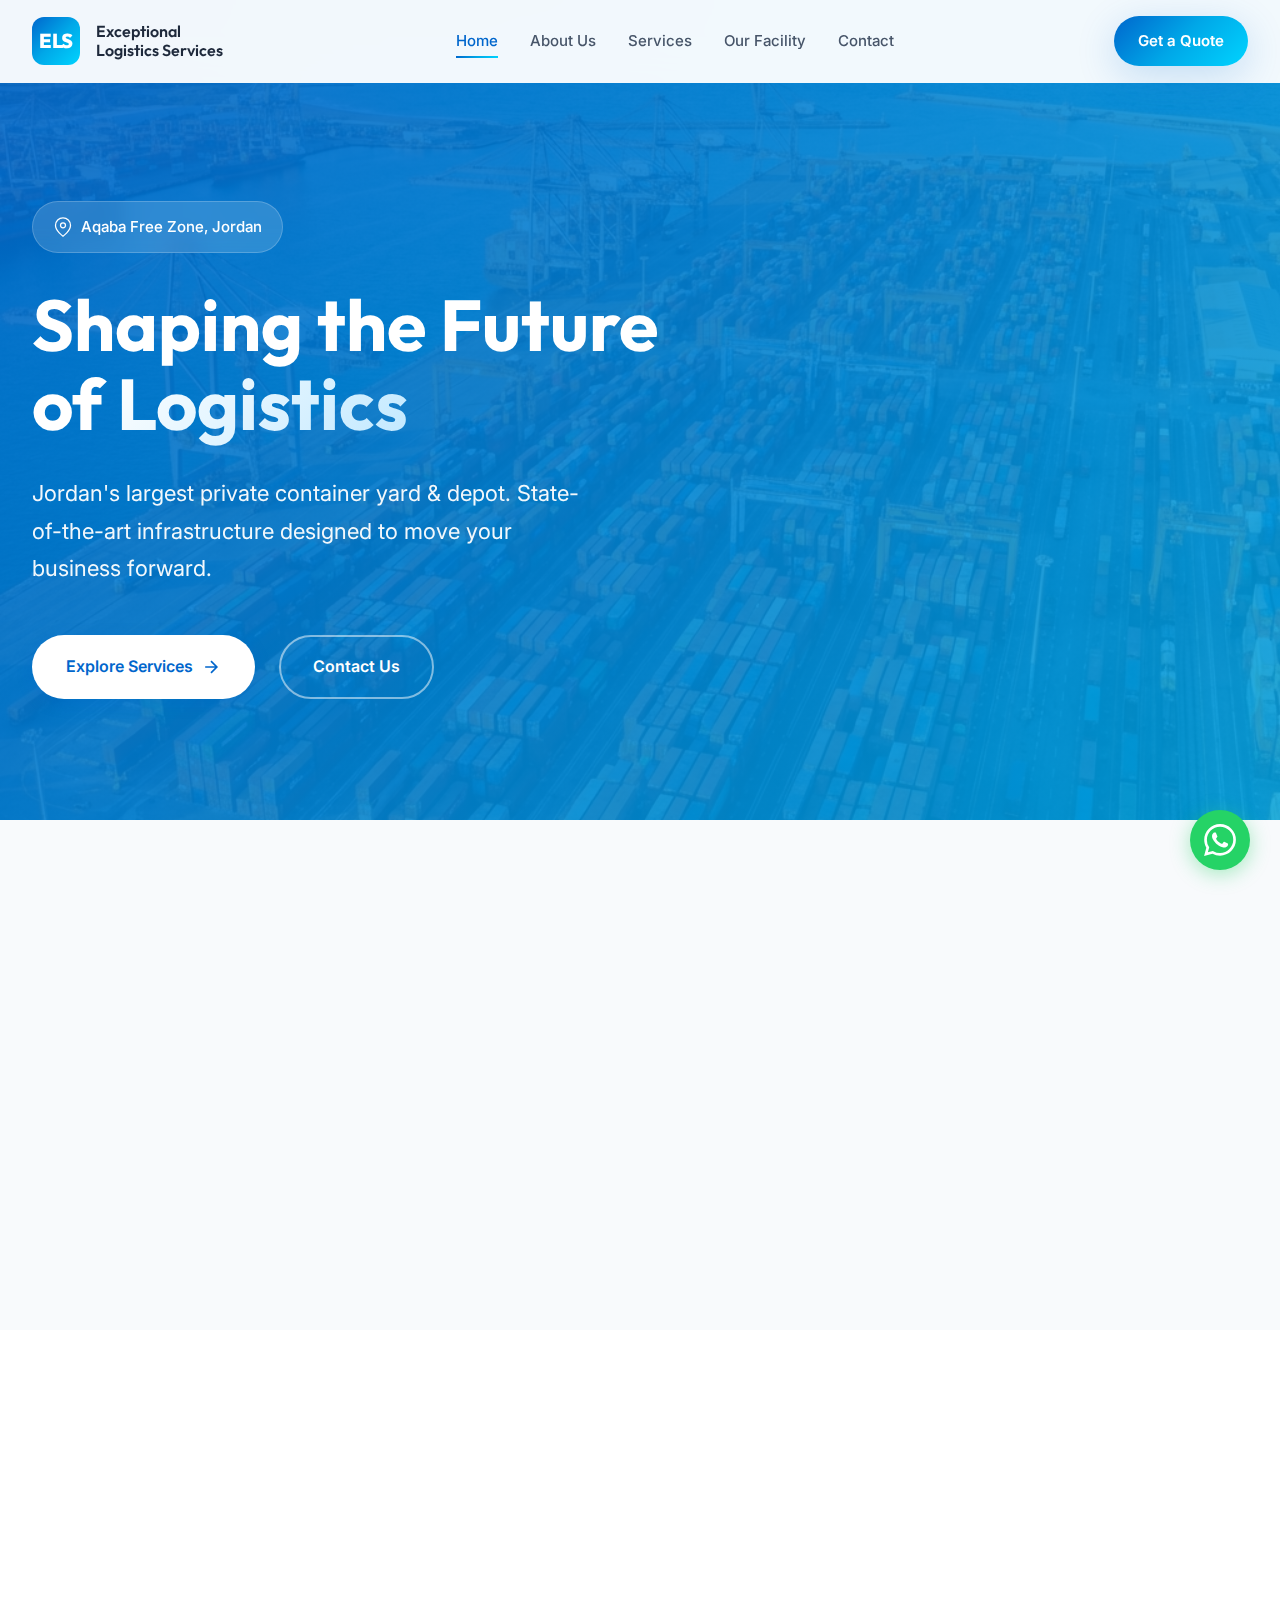
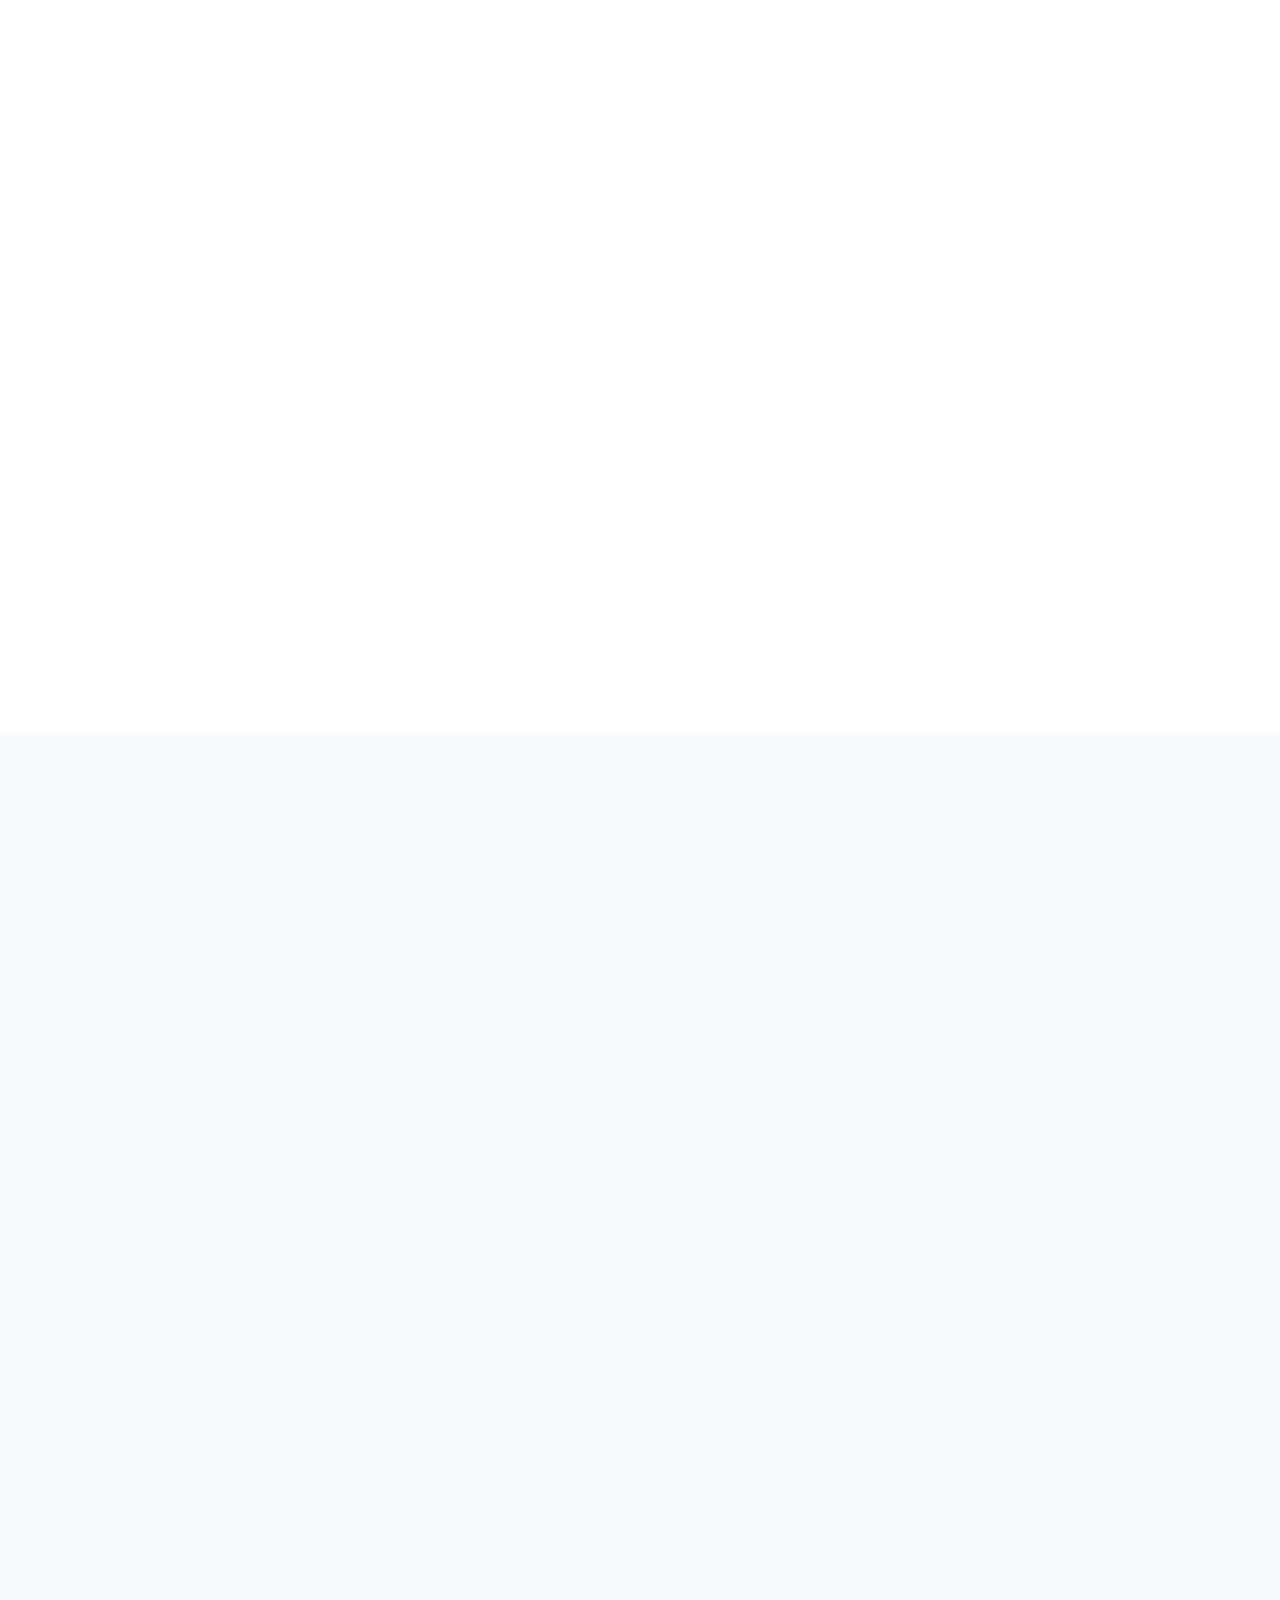
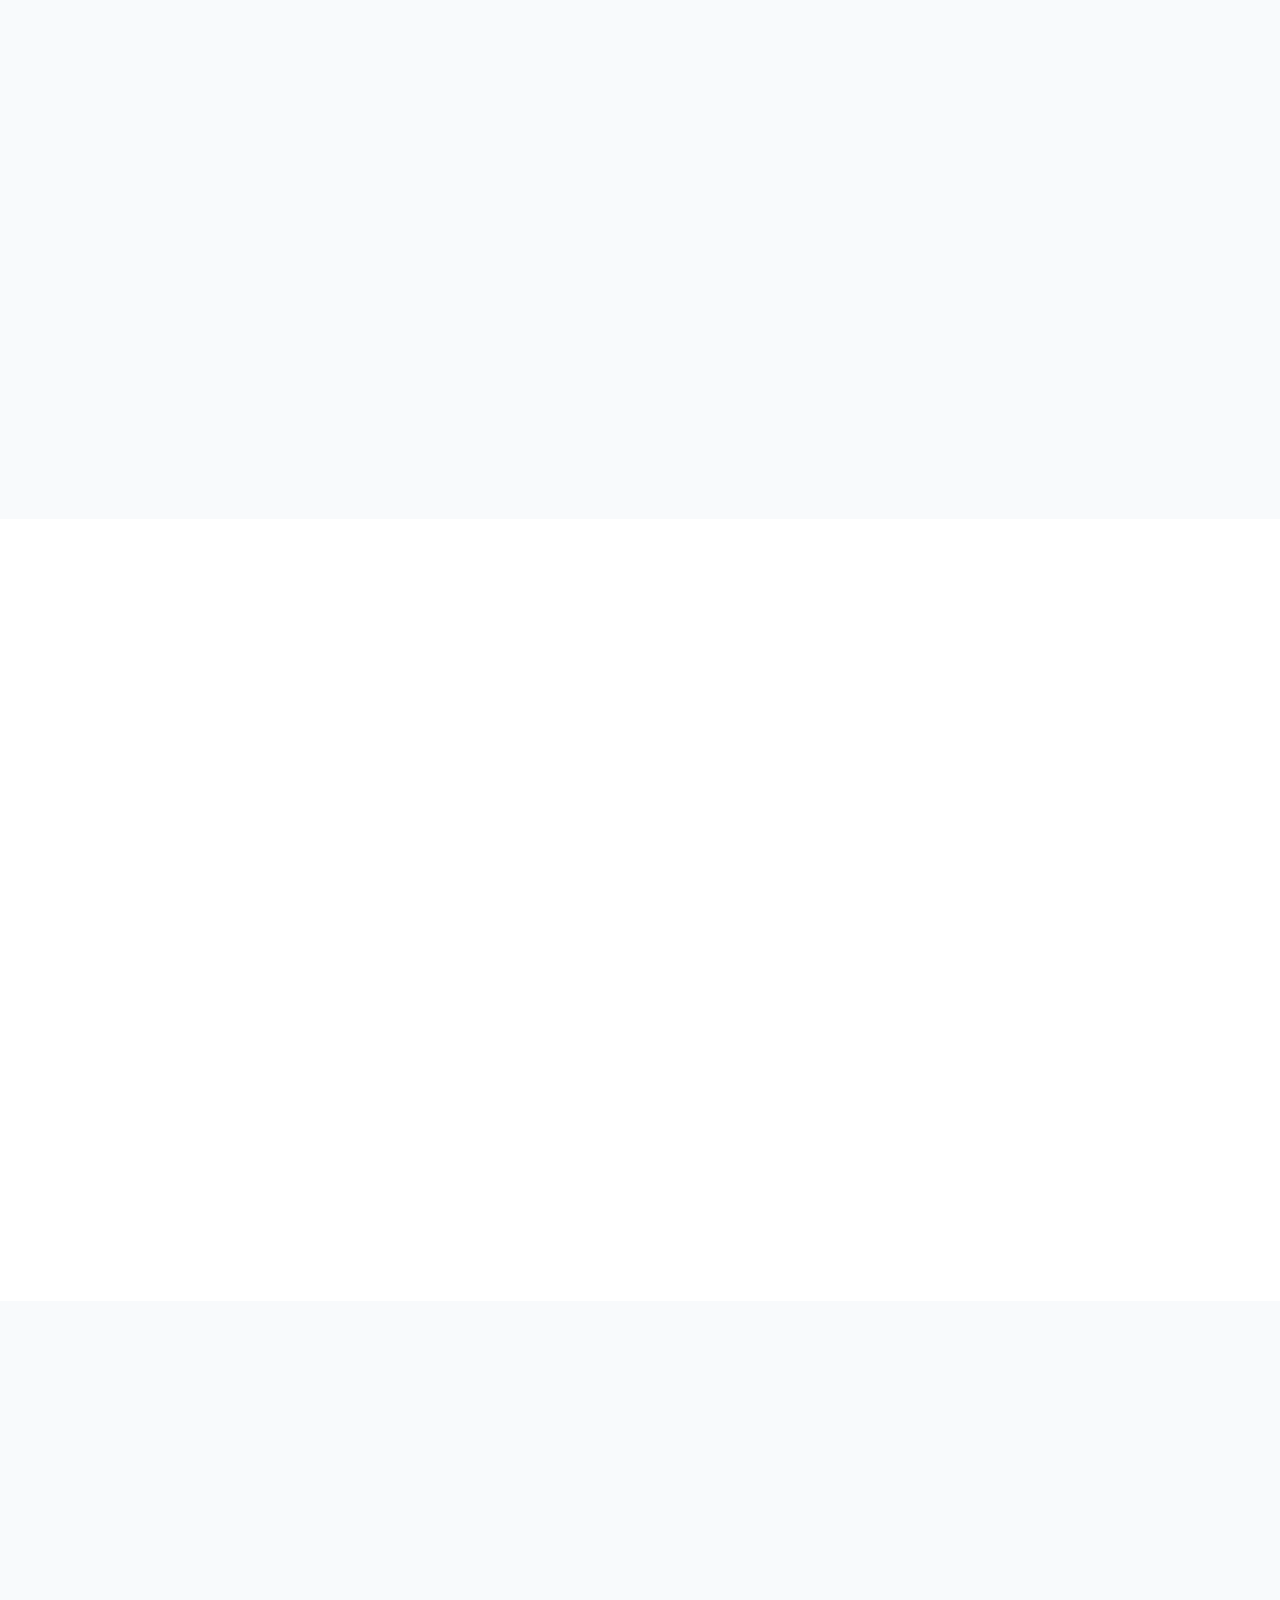
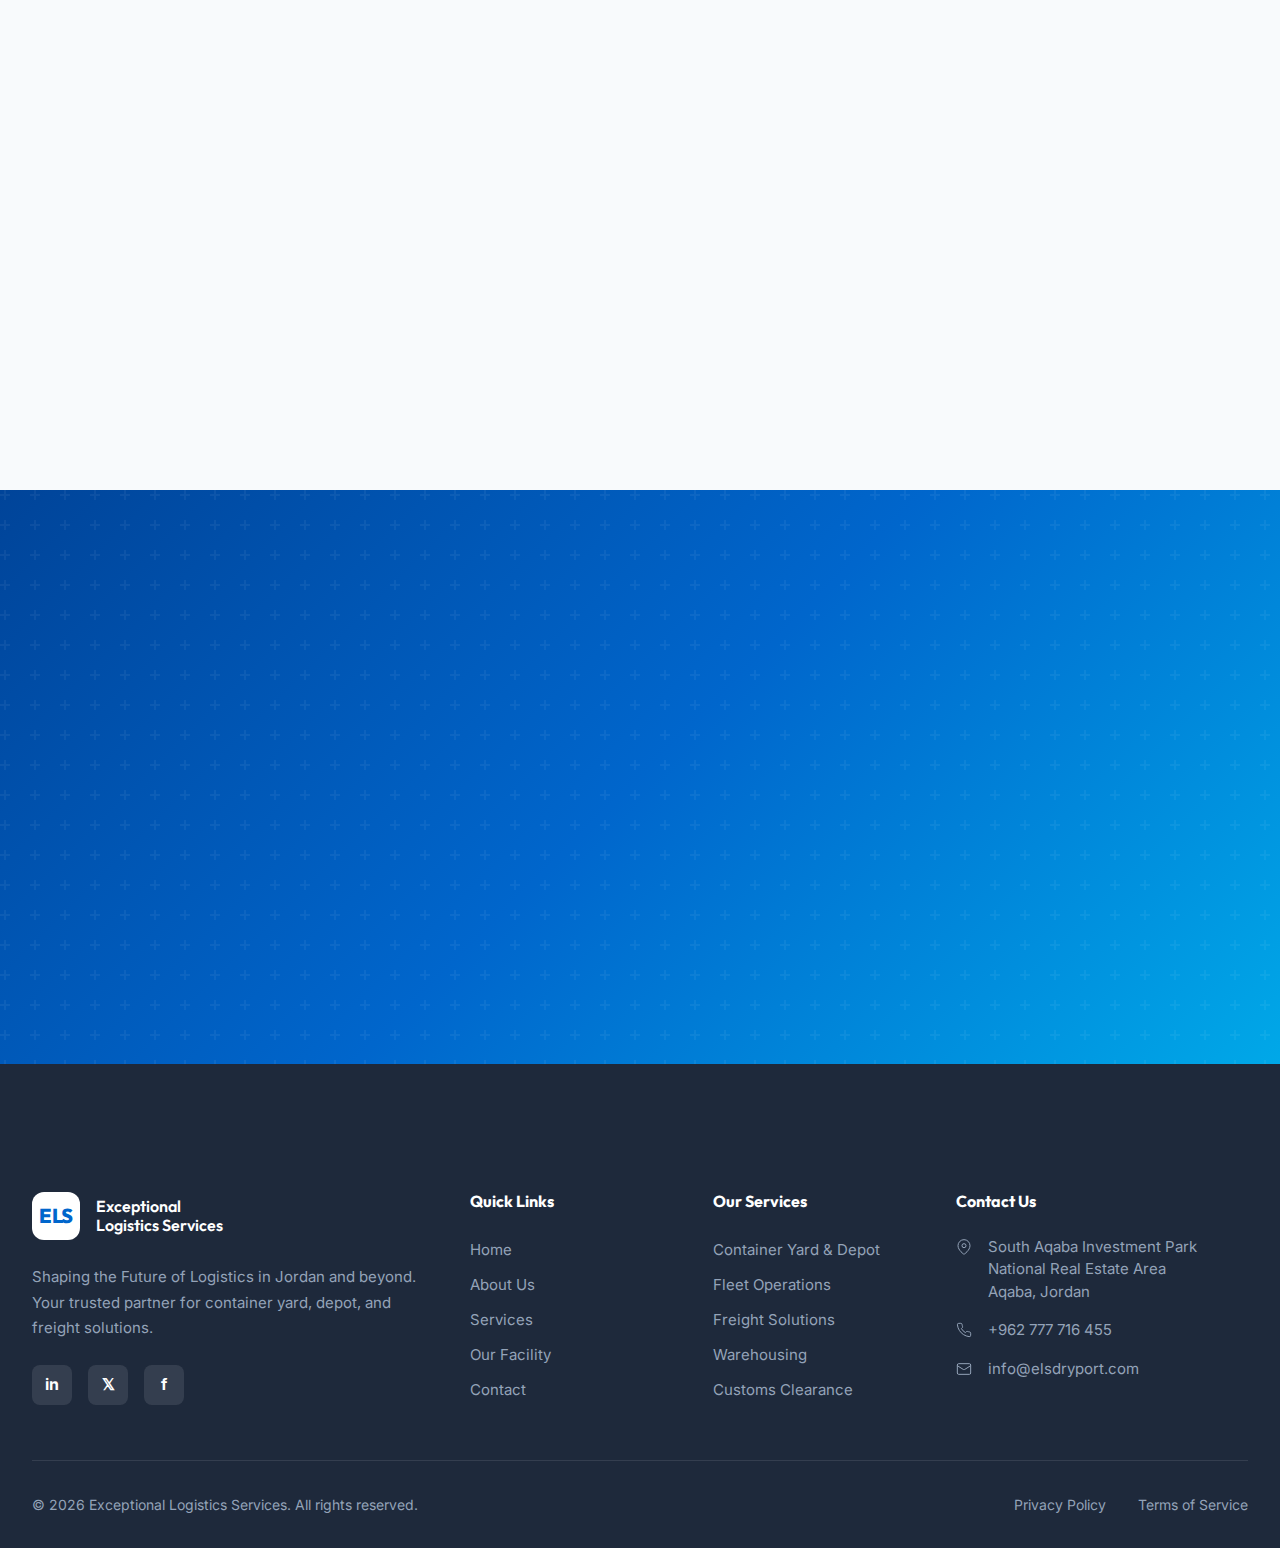
<file: index.html>
<!DOCTYPE html>
<html lang="en">

<head>
    <meta charset="UTF-8">
    <meta name="viewport" content="width=device-width, initial-scale=1.0">
    <title>ELS | Exceptional Logistics Services - Shaping the Future of Logistics</title>
    <meta name="description"
        content="Jordan's largest private container yard and depot in Aqaba. 45,000 sqm facility with 8,400 TEU capacity. Serving global shipping lines.">
    <link rel="preconnect" href="https://fonts.googleapis.com">
    <link rel="preconnect" href="https://fonts.gstatic.com" crossorigin>
    <link
        href="https://fonts.googleapis.com/css2?family=Inter:wght@300;400;500;600;700;800&family=Outfit:wght@400;500;600;700;800&display=swap"
        rel="stylesheet">
    <link rel="stylesheet" href="styles.css">
</head>

<body>
    <!-- Navigation -->
    <nav class="navbar" id="navbar">
        <div class="nav-container">
            <a href="index.html" class="logo">
                <div class="logo-mark">ELS</div>
                <span class="logo-text">Exceptional Logistics Services</span>
            </a>
            <ul class="nav-links" id="navLinks">
                <li><a href="index.html" class="active">Home</a></li>
                <li><a href="about.html">About Us</a></li>
                <li><a href="services.html">Services</a></li>
                <li><a href="facility.html">Our Facility</a></li>
                <li><a href="contact.html">Contact</a></li>
            </ul>
            <a href="contact.html" class="nav-cta">Get a Quote</a>
            <button class="mobile-menu-btn" id="mobileMenuBtn" aria-label="Toggle menu">
                <span></span>
                <span></span>
                <span></span>
            </button>
        </div>
    </nav>

    <!-- Hero Section -->
    <section class="hero">
        <div class="hero-image">
            <img src="assets/hero.png" alt="ELS Container Yard Aerial View">
            <div class="hero-overlay"></div>
        </div>
        <div class="hero-content">
            <div class="container">
                <div class="hero-text">
                    <div class="hero-badge">
                        <svg width="20" height="20" viewBox="0 0 24 24" fill="none" stroke="currentColor"
                            stroke-width="1.5">
                            <path d="M21 10c0 7-9 13-9 13s-9-6-9-13a9 9 0 0 1 18 0Z" />
                            <circle cx="12" cy="10" r="3" />
                        </svg>
                        <span>Aqaba Free Zone, Jordan</span>
                    </div>
                    <h1>Shaping the Future<br>of <span class="gradient-text">Logistics</span></h1>
                    <p class="hero-subtitle">Jordan's largest private container yard & depot. State-of-the-art
                        infrastructure designed to move your business forward.</p>
                    <div class="hero-cta">
                        <a href="services.html" class="btn btn-primary">
                            Explore Services
                            <svg width="20" height="20" viewBox="0 0 24 24" fill="none" stroke="currentColor"
                                stroke-width="2">
                                <path d="M5 12h14M12 5l7 7-7 7" />
                            </svg>
                        </a>
                        <a href="contact.html" class="btn btn-outline">Contact Us</a>
                    </div>
                </div>
            </div>
        </div>
    </section>

    <!-- Stats Section -->
    <section class="stats">
        <div class="container">
            <div class="stats-grid">
                <div class="stat-card animate-on-scroll">
                    <div class="stat-icon">
                        <svg viewBox="0 0 24 24" fill="none" stroke="currentColor" stroke-width="1.5">
                            <rect x="2" y="7" width="20" height="14" rx="2" />
                            <path d="M16 7V5a2 2 0 0 0-2-2h-4a2 2 0 0 0-2 2v2" />
                        </svg>
                    </div>
                    <div class="stat-number" data-count="45000">0</div>
                    <div class="stat-label">Square Meters</div>
                    <div class="stat-desc">Total Facility Area</div>
                </div>
                <div class="stat-card animate-on-scroll">
                    <div class="stat-icon">
                        <svg viewBox="0 0 24 24" fill="none" stroke="currentColor" stroke-width="1.5">
                            <path
                                d="M18 8a6 6 0 0 1-6 6M6 8a6 6 0 0 0 6 6M6 8V3a2 2 0 0 1 2-2h8a2 2 0 0 1 2 2v5M6 8H4m14 0h2M12 14v8" />
                        </svg>
                    </div>
                    <div class="stat-number" data-count="8400">0</div>
                    <div class="stat-label">TEU Capacity</div>
                    <div class="stat-desc">Container Storage</div>
                </div>
                <div class="stat-card animate-on-scroll">
                    <div class="stat-icon">
                        <svg viewBox="0 0 24 24" fill="none" stroke="currentColor" stroke-width="1.5">
                            <path d="M21 10c0 7-9 13-9 13s-9-6-9-13a9 9 0 0 1 18 0Z" />
                            <circle cx="12" cy="10" r="3" />
                        </svg>
                    </div>
                    <div class="stat-number" data-count="6">0</div>
                    <div class="stat-label">Kilometers</div>
                    <div class="stat-desc">From Aqaba Port</div>
                </div>
                <div class="stat-card animate-on-scroll">
                    <div class="stat-icon">
                        <svg viewBox="0 0 24 24" fill="none" stroke="currentColor" stroke-width="1.5">
                            <circle cx="12" cy="12" r="10" />
                            <path d="M12 6v6l4 2" />
                        </svg>
                    </div>
                    <div class="stat-number">24/7</div>
                    <div class="stat-label">Operations</div>
                    <div class="stat-desc">Secured & Monitored</div>
                </div>
            </div>
        </div>
    </section>

    <!-- About Preview Section -->
    <section class="about-preview">
        <div class="container">
            <div class="about-grid">
                <div class="about-image animate-on-scroll">
                    <img src="assets/facility.png" alt="ELS Facility">
                    <div class="about-image-badge">
                        <span class="badge-number">35K</span>
                        <span class="badge-text">sqm Container Yard</span>
                    </div>
                </div>
                <div class="about-content animate-on-scroll">
                    <span class="section-tag">About ELS</span>
                    <h2>Jordan's Premier <span class="gradient-text">Logistics Partner</span></h2>
                    <p>Exceptional Logistics Services (ELS) is a customer-focused logistics infrastructure provider
                        operating a state-of-the-art container yard and depot in Aqaba's Free Zone.</p>
                    <p>Strategically located just 6 km from Aqaba Container Port, our 45,000 sqm facility is designed to
                        meet the diverse transportation and supply chain needs of businesses across Jordan and the GCC
                        region.</p>
                    <div class="about-features">
                        <div class="feature-item">
                            <div class="feature-icon">✓</div>
                            <span>Strategic Location in ADC Park</span>
                        </div>
                        <div class="feature-item">
                            <div class="feature-icon">✓</div>
                            <span>International Quality Standards</span>
                        </div>
                        <div class="feature-item">
                            <div class="feature-icon">✓</div>
                            <span>Scalable Solutions</span>
                        </div>
                    </div>
                    <a href="about.html" class="btn btn-primary">Learn More About Us</a>
                </div>
            </div>
        </div>
    </section>

    <!-- Services Preview -->
    <section class="services-preview">
        <div class="container">
            <div class="section-header animate-on-scroll">
                <span class="section-tag">What We Offer</span>
                <h2>Comprehensive <span class="gradient-text">Logistics Solutions</span></h2>
                <p>End-to-end services designed to optimize your supply chain and accelerate your business growth.</p>
            </div>
            <div class="services-grid">
                <div class="service-card animate-on-scroll">
                    <div class="service-image">
                        <img src="assets/hero.png" alt="Container Yard">
                    </div>
                    <div class="service-content">
                        <div class="service-icon-wrapper">
                            <svg viewBox="0 0 24 24" fill="none" stroke="currentColor" stroke-width="1.5">
                                <rect x="2" y="7" width="20" height="14" rx="2" />
                                <path d="M16 7V5a2 2 0 0 0-2-2h-4a2 2 0 0 0-2 2v2" />
                            </svg>
                        </div>
                        <h3>Container Yard & Depot</h3>
                        <p>8,400 TEU storage capacity with 6 cross-docking ramps and 4 washing/maintenance facilities.
                            The largest private container yard in Aqaba.</p>
                        <a href="services.html" class="service-link">Learn More →</a>
                    </div>
                </div>
                <div class="service-card animate-on-scroll">
                    <div class="service-image">
                        <img src="assets/fleet.png" alt="Fleet Operations">
                    </div>
                    <div class="service-content">
                        <div class="service-icon-wrapper">
                            <svg viewBox="0 0 24 24" fill="none" stroke="currentColor" stroke-width="1.5">
                                <circle cx="5.5" cy="17.5" r="2.5" />
                                <circle cx="18.5" cy="17.5" r="2.5" />
                                <path d="M15 17H9V6h10l2 5v6h-2" />
                                <path d="M3 17V9h6" />
                            </svg>
                        </div>
                        <h3>Fleet Operations</h3>
                        <p>Diversified fleet of 6m, 12m, and 13m trailers with GPS tracking and route optimization.</p>
                        <a href="services.html" class="service-link">Learn More →</a>
                    </div>
                </div>
                <div class="service-card animate-on-scroll">
                    <div class="service-image">
                        <img src="assets/reefer.png" alt="Reefer Maintenance">
                    </div>
                    <div class="service-content">
                        <div class="service-icon-wrapper">
                            <svg viewBox="0 0 24 24" fill="none" stroke="currentColor" stroke-width="1.5">
                                <path d="M12 22s8-4 8-10V5l-8-3-8 3v7c0 6 8 10 8 10Z" />
                            </svg>
                        </div>
                        <h3>Reefer Maintenance</h3>
                        <p>Professional refrigerated container maintenance and repair with 24/7 monitoring.</p>
                        <a href="services.html" class="service-link">Learn More →</a>
                    </div>
                </div>
            </div>
            <div class="services-cta animate-on-scroll">
                <a href="services.html" class="btn btn-primary btn-large">View All Services</a>
            </div>
        </div>
    </section>

    <!-- Why Choose Us -->
    <section class="why-us">
        <div class="container">
            <div class="why-us-grid">
                <div class="why-us-content animate-on-scroll">
                    <span class="section-tag">Why Choose ELS</span>
                    <h2>Your Trusted <span class="gradient-text">Regional Partner</span></h2>
                    <p>We combine strategic location, world-class infrastructure, and dedicated service to deliver
                        exceptional logistics solutions.</p>
                    <div class="why-us-features">
                        <div class="why-feature">
                            <div class="why-icon">
                                <svg viewBox="0 0 24 24" fill="none" stroke="currentColor" stroke-width="1.5">
                                    <circle cx="12" cy="12" r="10" />
                                    <path d="m9 12 2 2 4-4" />
                                </svg>
                            </div>
                            <div class="why-text">
                                <h4>Strategic Location</h4>
                                <p>Only 6 km from Aqaba Container Port in the heart of ADC Park</p>
                            </div>
                        </div>
                        <div class="why-feature">
                            <div class="why-icon">
                                <svg viewBox="0 0 24 24" fill="none" stroke="currentColor" stroke-width="1.5">
                                    <rect x="3" y="11" width="18" height="11" rx="2" ry="2" />
                                    <path d="M7 11V7a5 5 0 0 1 10 0v4" />
                                </svg>
                            </div>
                            <div class="why-text">
                                <h4>24/7 Security</h4>
                                <p>Fenced perimeter with round-the-clock surveillance and monitoring</p>
                            </div>
                        </div>
                        <div class="why-feature">
                            <div class="why-icon">
                                <svg viewBox="0 0 24 24" fill="none" stroke="currentColor" stroke-width="1.5">
                                    <path d="M13 2 3 14h9l-1 8 10-12h-9l1-8z" />
                                </svg>
                            </div>
                            <div class="why-text">
                                <h4>Operational Excellence</h4>
                                <p>Built to international quality and safety management standards</p>
                            </div>
                        </div>
                        <div class="why-feature">
                            <div class="why-icon">
                                <svg viewBox="0 0 24 24" fill="none" stroke="currentColor" stroke-width="1.5">
                                    <circle cx="12" cy="12" r="10" />
                                    <path d="M12 2a14.5 14.5 0 0 0 0 20 14.5 14.5 0 0 0 0-20" />
                                    <path d="M2 12h20" />
                                </svg>
                            </div>
                            <div class="why-text">
                                <h4>Regional Hub</h4>
                                <p>Gateway to Jordan and the GCC region for your supply chain needs</p>
                            </div>
                        </div>
                    </div>
                </div>
                <div class="why-us-image animate-on-scroll">
                    <img src="assets/team.png" alt="ELS Operations Team">
                </div>
            </div>
        </div>
    </section>

    <!-- Clients Section -->
    <section class="clients">
        <div class="container">
            <div class="section-header animate-on-scroll">
                <span class="section-tag">Trusted By</span>
                <h2>Global <span class="gradient-text">Partners</span></h2>
                <p>Serving the world's leading shipping lines and logistics companies.</p>
            </div>
            <div class="clients-grid animate-on-scroll">
                <div class="client-logo"><span>Maersk</span></div>
                <div class="client-logo"><span>CMA CGM</span></div>
                <div class="client-logo"><span>MSC</span></div>
                <div class="client-logo"><span>Hapag-Lloyd</span></div>
                <div class="client-logo"><span>Aramex</span></div>
                <div class="client-logo"><span>PIL</span></div>
                <div class="client-logo"><span>ESL</span></div>
                <div class="client-logo"><span>CSTAR</span></div>
            </div>
        </div>
    </section>

    <!-- CTA Section -->
    <section class="cta-section">
        <div class="container">
            <div class="cta-content animate-on-scroll">
                <h2>Ready to Optimize Your Supply Chain?</h2>
                <p>Partner with Jordan's leading logistics infrastructure provider and experience exceptional service.
                </p>
                <div class="cta-buttons">
                    <a href="contact.html" class="btn btn-white">
                        Get a Quote
                        <svg width="20" height="20" viewBox="0 0 24 24" fill="none" stroke="currentColor"
                            stroke-width="2">
                            <path d="M5 12h14M12 5l7 7-7 7" />
                        </svg>
                    </a>
                    <a href="tel:+962777716455" class="btn btn-outline-white">
                        <svg width="20" height="20" viewBox="0 0 24 24" fill="none" stroke="currentColor"
                            stroke-width="1.5">
                            <path
                                d="M22 16.92v3a2 2 0 0 1-2.18 2 19.79 19.79 0 0 1-8.63-3.07 19.5 19.5 0 0 1-6-6 19.79 19.79 0 0 1-3.07-8.67A2 2 0 0 1 4.11 2h3a2 2 0 0 1 2 1.72 12.84 12.84 0 0 0 .7 2.81 2 2 0 0 1-.45 2.11L8.09 9.91a16 16 0 0 0 6 6l1.27-1.27a2 2 0 0 1 2.11-.45 12.84 12.84 0 0 0 2.81.7A2 2 0 0 1 22 16.92Z" />
                        </svg>
                        Call Us Now
                    </a>
                </div>
            </div>
        </div>
    </section>

    <!-- Footer -->
    <footer class="footer">
        <div class="container">
            <div class="footer-grid">
                <div class="footer-brand">
                    <a href="index.html" class="logo">
                        <div class="logo-mark">ELS</div>
                        <span class="logo-text">Exceptional Logistics Services</span>
                    </a>
                    <p>Shaping the Future of Logistics in Jordan and beyond. Your trusted partner for container yard,
                        depot, and freight solutions.</p>
                    <div class="footer-social">
                        <a href="#" aria-label="LinkedIn">in</a>
                        <a href="#" aria-label="Twitter">𝕏</a>
                        <a href="#" aria-label="Facebook">f</a>
                    </div>
                </div>
                <div class="footer-links">
                    <h4>Quick Links</h4>
                    <ul>
                        <li><a href="index.html">Home</a></li>
                        <li><a href="about.html">About Us</a></li>
                        <li><a href="services.html">Services</a></li>
                        <li><a href="facility.html">Our Facility</a></li>
                        <li><a href="contact.html">Contact</a></li>
                    </ul>
                </div>
                <div class="footer-links">
                    <h4>Our Services</h4>
                    <ul>
                        <li><a href="services.html">Container Yard & Depot</a></li>
                        <li><a href="services.html">Fleet Operations</a></li>
                        <li><a href="services.html">Freight Solutions</a></li>
                        <li><a href="services.html">Warehousing</a></li>
                        <li><a href="services.html">Customs Clearance</a></li>
                    </ul>
                </div>
                <div class="footer-contact">
                    <h4>Contact Us</h4>
                    <div class="contact-item">
                        <svg width="16" height="16" viewBox="0 0 24 24" fill="none" stroke="currentColor"
                            stroke-width="1.5">
                            <path d="M21 10c0 7-9 13-9 13s-9-6-9-13a9 9 0 0 1 18 0Z" />
                            <circle cx="12" cy="10" r="3" />
                        </svg>
                        <p>South Aqaba Investment Park<br>National Real Estate Area<br>Aqaba, Jordan</p>
                    </div>
                    <div class="contact-item">
                        <svg width="16" height="16" viewBox="0 0 24 24" fill="none" stroke="currentColor"
                            stroke-width="1.5">
                            <path
                                d="M22 16.92v3a2 2 0 0 1-2.18 2 19.79 19.79 0 0 1-8.63-3.07 19.5 19.5 0 0 1-6-6 19.79 19.79 0 0 1-3.07-8.67A2 2 0 0 1 4.11 2h3a2 2 0 0 1 2 1.72 12.84 12.84 0 0 0 .7 2.81 2 2 0 0 1-.45 2.11L8.09 9.91a16 16 0 0 0 6 6l1.27-1.27a2 2 0 0 1 2.11-.45 12.84 12.84 0 0 0 2.81.7A2 2 0 0 1 22 16.92Z" />
                        </svg>
                        <p>+962 777 716 455</p>
                    </div>
                    <div class="contact-item">
                        <svg width="16" height="16" viewBox="0 0 24 24" fill="none" stroke="currentColor"
                            stroke-width="1.5">
                            <rect x="2" y="4" width="20" height="16" rx="2" />
                            <path d="m22 7-8.97 5.7a1.94 1.94 0 0 1-2.06 0L2 7" />
                        </svg>
                        <p>info@elsdryport.com</p>
                    </div>
                </div>
            </div>
            <div class="footer-bottom">
                <p>© 2026 Exceptional Logistics Services. All rights reserved.</p>
                <div class="footer-legal">
                    <a href="#">Privacy Policy</a>
                    <a href="#">Terms of Service</a>
                </div>
            </div>
        </div>
    </footer>

    <!-- Floating WhatsApp Button -->
    <a href="https://wa.me/962777716455" target="_blank" class="whatsapp-float" aria-label="Chat on WhatsApp">
        <svg viewBox="0 0 24 24" xmlns="http://www.w3.org/2000/svg">
            <path
                d="M17.472 14.382c-.297-.149-1.758-.867-2.03-.967-.273-.099-.471-.148-.67.15-.197.297-.767.966-.94 1.164-.173.199-.347.223-.644.075-.297-.15-1.255-.463-2.39-1.475-.883-.788-1.48-1.761-1.653-2.059-.173-.297-.018-.458.13-.606.134-.133.298-.347.446-.52.149-.174.198-.298.298-.497.099-.198.05-.371-.025-.52-.075-.149-.669-1.612-.916-2.207-.242-.579-.487-.5-.669-.51-.173-.008-.371-.01-.57-.01-.198 0-.52.074-.792.372-.272.297-1.04 1.016-1.04 2.479 0 1.462 1.065 2.875 1.213 3.074.149.198 2.096 3.2 5.077 4.487.709.306 1.262.489 1.694.625.712.227 1.36.195 1.871.118.571-.085 1.758-.719 2.006-1.413.248-.694.248-1.289.173-1.413-.074-.124-.272-.198-.57-.347m-5.421 7.403h-.004a9.87 9.87 0 01-5.031-1.378l-.361-.214-3.741.982.998-3.648-.235-.374a9.86 9.86 0 01-1.51-5.26c.001-5.45 4.436-9.884 9.888-9.884 2.64 0 5.122 1.03 6.988 2.898a9.825 9.825 0 012.893 6.994c-.003 5.45-4.437 9.884-9.885 9.884m8.413-18.297A11.815 11.815 0 0012.05 0C5.495 0 .16 5.335.157 11.892c0 2.096.547 4.142 1.588 5.945L.057 24l6.305-1.654a11.882 11.882 0 005.683 1.448h.005c6.554 0 11.89-5.335 11.893-11.893a11.821 11.821 0 00-3.48-8.413z" />
        </svg>
    </a>

    <script src="script.js"></script>
</body>

</html>
</file>
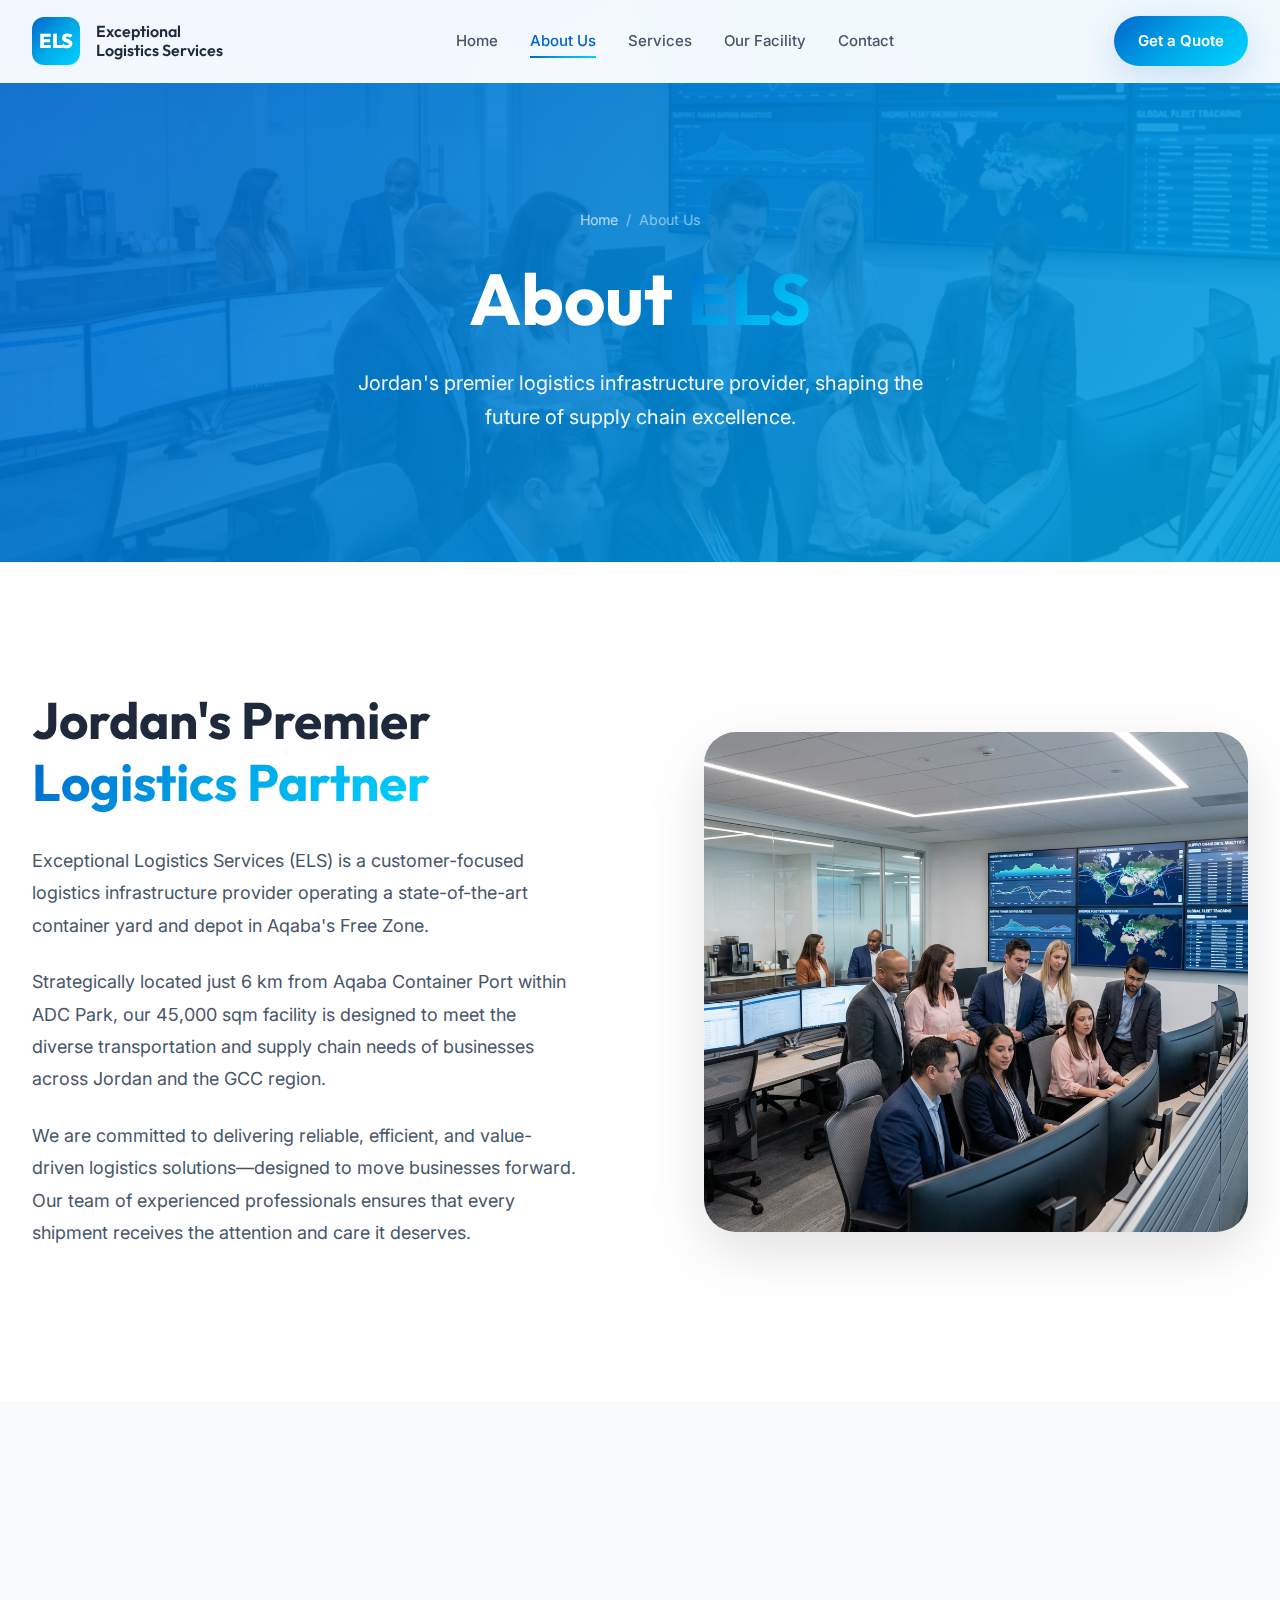
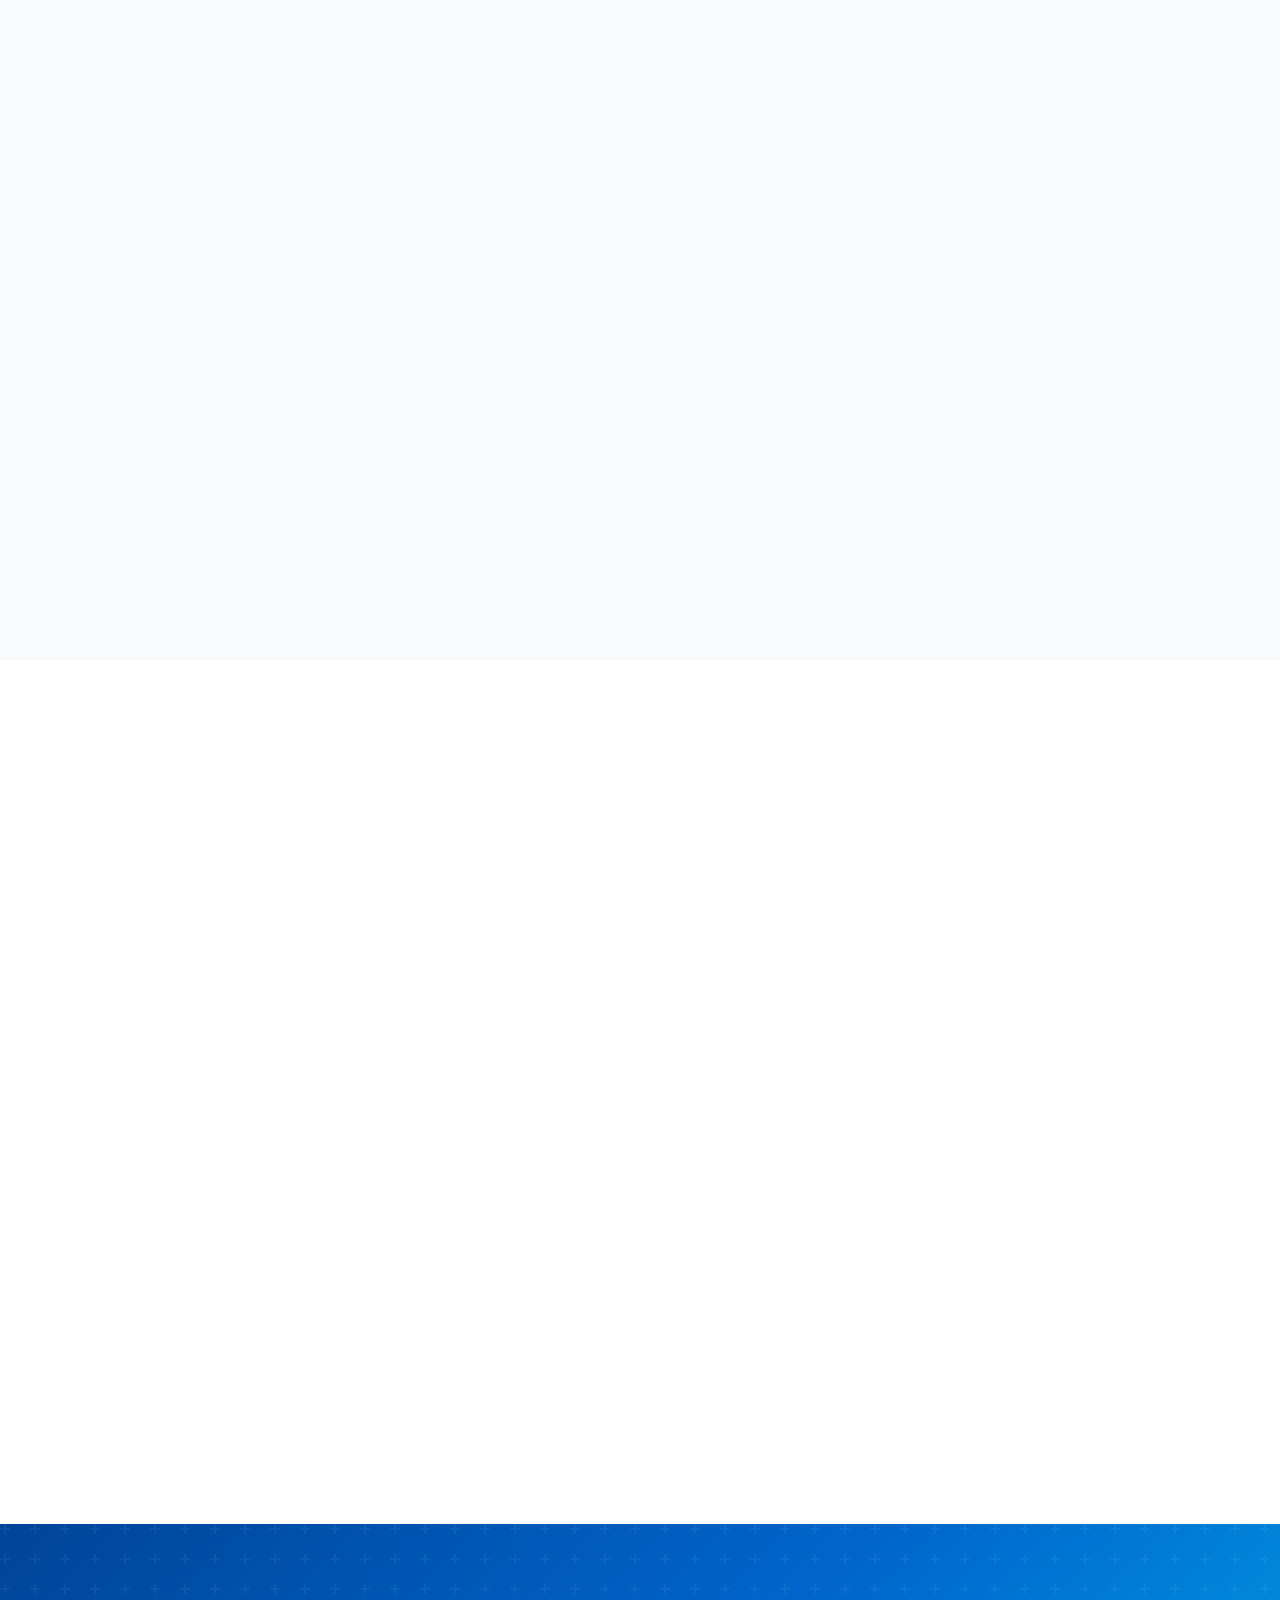
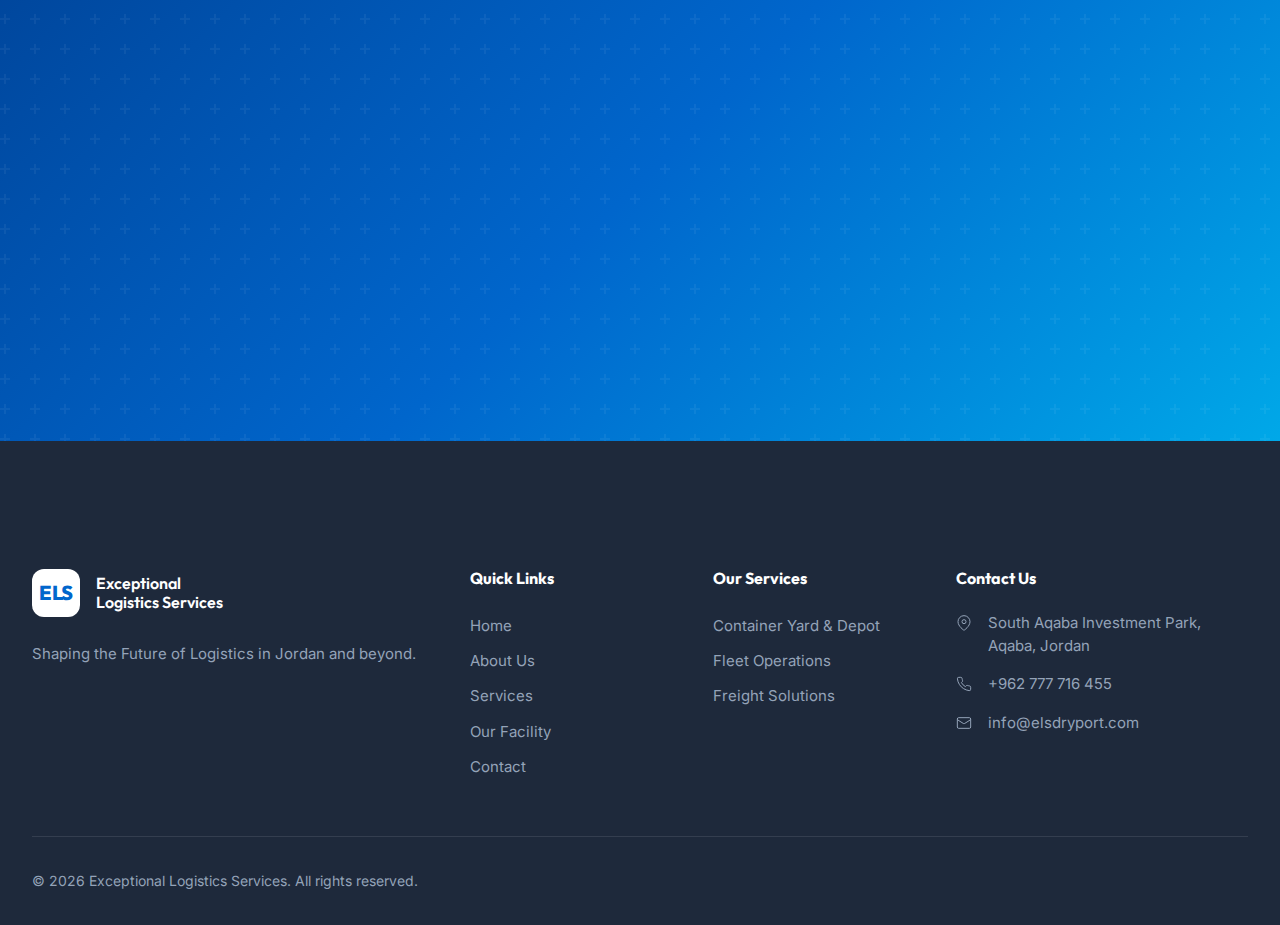
<file: about.html>
<!DOCTYPE html>
<html lang="en">

<head>
    <meta charset="UTF-8">
    <meta name="viewport" content="width=device-width, initial-scale=1.0">
    <title>About Us | ELS - Exceptional Logistics Services</title>
    <meta name="description"
        content="Learn about Exceptional Logistics Services - Jordan's leading logistics infrastructure provider in Aqaba Free Zone.">
    <link rel="preconnect" href="https://fonts.googleapis.com">
    <link rel="preconnect" href="https://fonts.gstatic.com" crossorigin>
    <link
        href="https://fonts.googleapis.com/css2?family=Inter:wght@300;400;500;600;700;800&family=Outfit:wght@400;500;600;700;800&display=swap"
        rel="stylesheet">
    <link rel="stylesheet" href="styles.css">
</head>

<body>
    <!-- Navigation -->
    <nav class="navbar" id="navbar">
        <div class="nav-container">
            <a href="index.html" class="logo">
                <div class="logo-mark">ELS</div>
                <span class="logo-text">Exceptional Logistics Services</span>
            </a>
            <ul class="nav-links" id="navLinks">
                <li><a href="index.html">Home</a></li>
                <li><a href="about.html" class="active">About Us</a></li>
                <li><a href="services.html">Services</a></li>
                <li><a href="facility.html">Our Facility</a></li>
                <li><a href="contact.html">Contact</a></li>
            </ul>
            <a href="contact.html" class="nav-cta">Get a Quote</a>
            <button class="mobile-menu-btn" id="mobileMenuBtn" aria-label="Toggle menu">
                <span></span>
                <span></span>
                <span></span>
            </button>
        </div>
    </nav>

    <!-- Page Header -->
    <section class="page-header">
        <div class="page-header-image">
            <img src="assets/team.png" alt="ELS Team">
            <div class="page-header-overlay"></div>
        </div>
        <div class="container">
            <div class="breadcrumb">
                <a href="index.html">Home</a>
                <span>/</span>
                <span>About Us</span>
            </div>
            <h1>About <span class="gradient-text">ELS</span></h1>
            <p>Jordan's premier logistics infrastructure provider, shaping the future of supply chain excellence.</p>
        </div>
    </section>

    <!-- About Intro -->
    <section class="about-intro">
        <div class="container">
            <div class="about-intro-grid">
                <div class="about-intro-content animate-on-scroll">
                    <h2>Jordan's Premier <span class="gradient-text">Logistics Partner</span></h2>
                    <p>Exceptional Logistics Services (ELS) is a customer-focused logistics infrastructure provider
                        operating a state-of-the-art container yard and depot in Aqaba's Free Zone.</p>
                    <p>Strategically located just 6 km from Aqaba Container Port within ADC Park, our 45,000 sqm
                        facility is designed to meet the diverse transportation and supply chain needs of businesses
                        across Jordan and the GCC region.</p>
                    <p>We are committed to delivering reliable, efficient, and value-driven logistics solutions—designed
                        to move businesses forward. Our team of experienced professionals ensures that every shipment
                        receives the attention and care it deserves.</p>
                </div>
                <div class="about-image animate-on-scroll">
                    <img src="assets/team.png" alt="ELS Operations Team">
                </div>
            </div>
        </div>
    </section>

    <!-- Vision & Mission -->
    <section class="vision-mission">
        <div class="container">
            <div class="section-header animate-on-scroll">
                <span class="section-tag">Our Purpose</span>
                <h2>Vision & <span class="gradient-text">Strategy</span></h2>
            </div>
            <div class="vm-grid">
                <div class="vm-card animate-on-scroll">
                    <div class="vm-icon">
                        <svg viewBox="0 0 24 24" fill="none" stroke="currentColor" stroke-width="1.5">
                            <circle cx="12" cy="12" r="10" />
                            <path d="m9 12 2 2 4-4" />
                        </svg>
                    </div>
                    <h3>Our Vision</h3>
                    <p>To be the leading provider of innovative and reliable logistics solutions, domestically and
                        internationally. We aim to set the standard for excellence in container yard operations and
                        supply chain management across the region.</p>
                </div>
                <div class="vm-card animate-on-scroll">
                    <div class="vm-icon">
                        <svg viewBox="0 0 24 24" fill="none" stroke="currentColor" stroke-width="1.5">
                            <path d="M13 2 3 14h9l-1 8 10-12h-9l1-8z" />
                        </svg>
                    </div>
                    <h3>Our Mission</h3>
                    <p>To provide exceptional logistics infrastructure and services that enable our partners to optimize
                        their supply chains, reduce costs, and accelerate their business growth through innovative
                        solutions and operational excellence.</p>
                </div>
            </div>
        </div>
    </section>

    <!-- Strategy Section -->
    <section class="about-preview" style="background: white;">
        <div class="container">
            <div class="section-header animate-on-scroll">
                <span class="section-tag">Our Approach</span>
                <h2>Strategic <span class="gradient-text">Pillars</span></h2>
                <p>Our success is built on three core strategic pillars that guide everything we do.</p>
            </div>
            <div class="stats-grid" style="grid-template-columns: repeat(3, 1fr);">
                <div class="stat-card animate-on-scroll">
                    <div class="stat-icon">
                        <svg viewBox="0 0 24 24" fill="none" stroke="currentColor" stroke-width="1.5">
                            <path d="M13 2 3 14h9l-1 8 10-12h-9l1-8z" />
                        </svg>
                    </div>
                    <h3 style="font-size: 1.5rem; margin-bottom: 1rem;">Operational Excellence</h3>
                    <p style="color: var(--color-text-secondary);">Continuous process refinement and optimization to
                        deliver the highest quality service consistently.</p>
                </div>
                <div class="stat-card animate-on-scroll">
                    <div class="stat-icon">
                        <svg viewBox="0 0 24 24" fill="none" stroke="currentColor" stroke-width="1.5">
                            <path d="M22 12h-4l-3 9L9 3l-3 9H2" />
                        </svg>
                    </div>
                    <h3 style="font-size: 1.5rem; margin-bottom: 1rem;">Sustainable Growth</h3>
                    <p style="color: var(--color-text-secondary);">Investing in people, technology, and innovation to
                        ensure long-term success for our partners.</p>
                </div>
                <div class="stat-card animate-on-scroll">
                    <div class="stat-icon">
                        <svg viewBox="0 0 24 24" fill="none" stroke="currentColor" stroke-width="1.5">
                            <path d="M22 10v6M2 10l10-5 10 5-10 5z" />
                            <path d="M6 12v5c3 3 9 3 12 0v-5" />
                        </svg>
                    </div>
                    <h3 style="font-size: 1.5rem; margin-bottom: 1rem;">Professional Development</h3>
                    <p style="color: var(--color-text-secondary);">Fostering a culture of learning and continuous
                        improvement across our organization.</p>
                </div>
            </div>
        </div>
    </section>

    <!-- CTA Section -->
    <section class="cta-section">
        <div class="container">
            <div class="cta-content animate-on-scroll">
                <h2>Ready to Partner with ELS?</h2>
                <p>Join the world's leading shipping lines in experiencing exceptional logistics services.</p>
                <div class="cta-buttons">
                    <a href="contact.html" class="btn btn-white">Contact Us Today</a>
                </div>
            </div>
        </div>
    </section>

    <!-- Footer -->
    <footer class="footer">
        <div class="container">
            <div class="footer-grid">
                <div class="footer-brand">
                    <a href="index.html" class="logo">
                        <div class="logo-mark">ELS</div>
                        <span class="logo-text">Exceptional Logistics Services</span>
                    </a>
                    <p>Shaping the Future of Logistics in Jordan and beyond.</p>
                </div>
                <div class="footer-links">
                    <h4>Quick Links</h4>
                    <ul>
                        <li><a href="index.html">Home</a></li>
                        <li><a href="about.html">About Us</a></li>
                        <li><a href="services.html">Services</a></li>
                        <li><a href="facility.html">Our Facility</a></li>
                        <li><a href="contact.html">Contact</a></li>
                    </ul>
                </div>
                <div class="footer-links">
                    <h4>Our Services</h4>
                    <ul>
                        <li><a href="services.html">Container Yard & Depot</a></li>
                        <li><a href="services.html">Fleet Operations</a></li>
                        <li><a href="services.html">Freight Solutions</a></li>
                    </ul>
                </div>
                <div class="footer-contact">
                    <h4>Contact Us</h4>
                    <div class="contact-item">
                        <svg width="16" height="16" viewBox="0 0 24 24" fill="none" stroke="currentColor"
                            stroke-width="1.5">
                            <path d="M21 10c0 7-9 13-9 13s-9-6-9-13a9 9 0 0 1 18 0Z" />
                            <circle cx="12" cy="10" r="3" />
                        </svg>
                        <p>South Aqaba Investment Park, Aqaba, Jordan</p>
                    </div>
                    <div class="contact-item">
                        <svg width="16" height="16" viewBox="0 0 24 24" fill="none" stroke="currentColor"
                            stroke-width="1.5">
                            <path
                                d="M22 16.92v3a2 2 0 0 1-2.18 2 19.79 19.79 0 0 1-8.63-3.07 19.5 19.5 0 0 1-6-6 19.79 19.79 0 0 1-3.07-8.67A2 2 0 0 1 4.11 2h3a2 2 0 0 1 2 1.72 12.84 12.84 0 0 0 .7 2.81 2 2 0 0 1-.45 2.11L8.09 9.91a16 16 0 0 0 6 6l1.27-1.27a2 2 0 0 1 2.11-.45 12.84 12.84 0 0 0 2.81.7A2 2 0 0 1 22 16.92Z" />
                        </svg>
                        <p>+962 777 716 455</p>
                    </div>
                    <div class="contact-item">
                        <svg width="16" height="16" viewBox="0 0 24 24" fill="none" stroke="currentColor"
                            stroke-width="1.5">
                            <rect x="2" y="4" width="20" height="16" rx="2" />
                            <path d="m22 7-8.97 5.7a1.94 1.94 0 0 1-2.06 0L2 7" />
                        </svg>
                        <p>info@elsdryport.com</p>
                    </div>
                </div>
            </div>
            <div class="footer-bottom">
                <p>© 2026 Exceptional Logistics Services. All rights reserved.</p>
            </div>
        </div>
    </footer>

    <script src="script.js"></script>
</body>

</html>
</file>
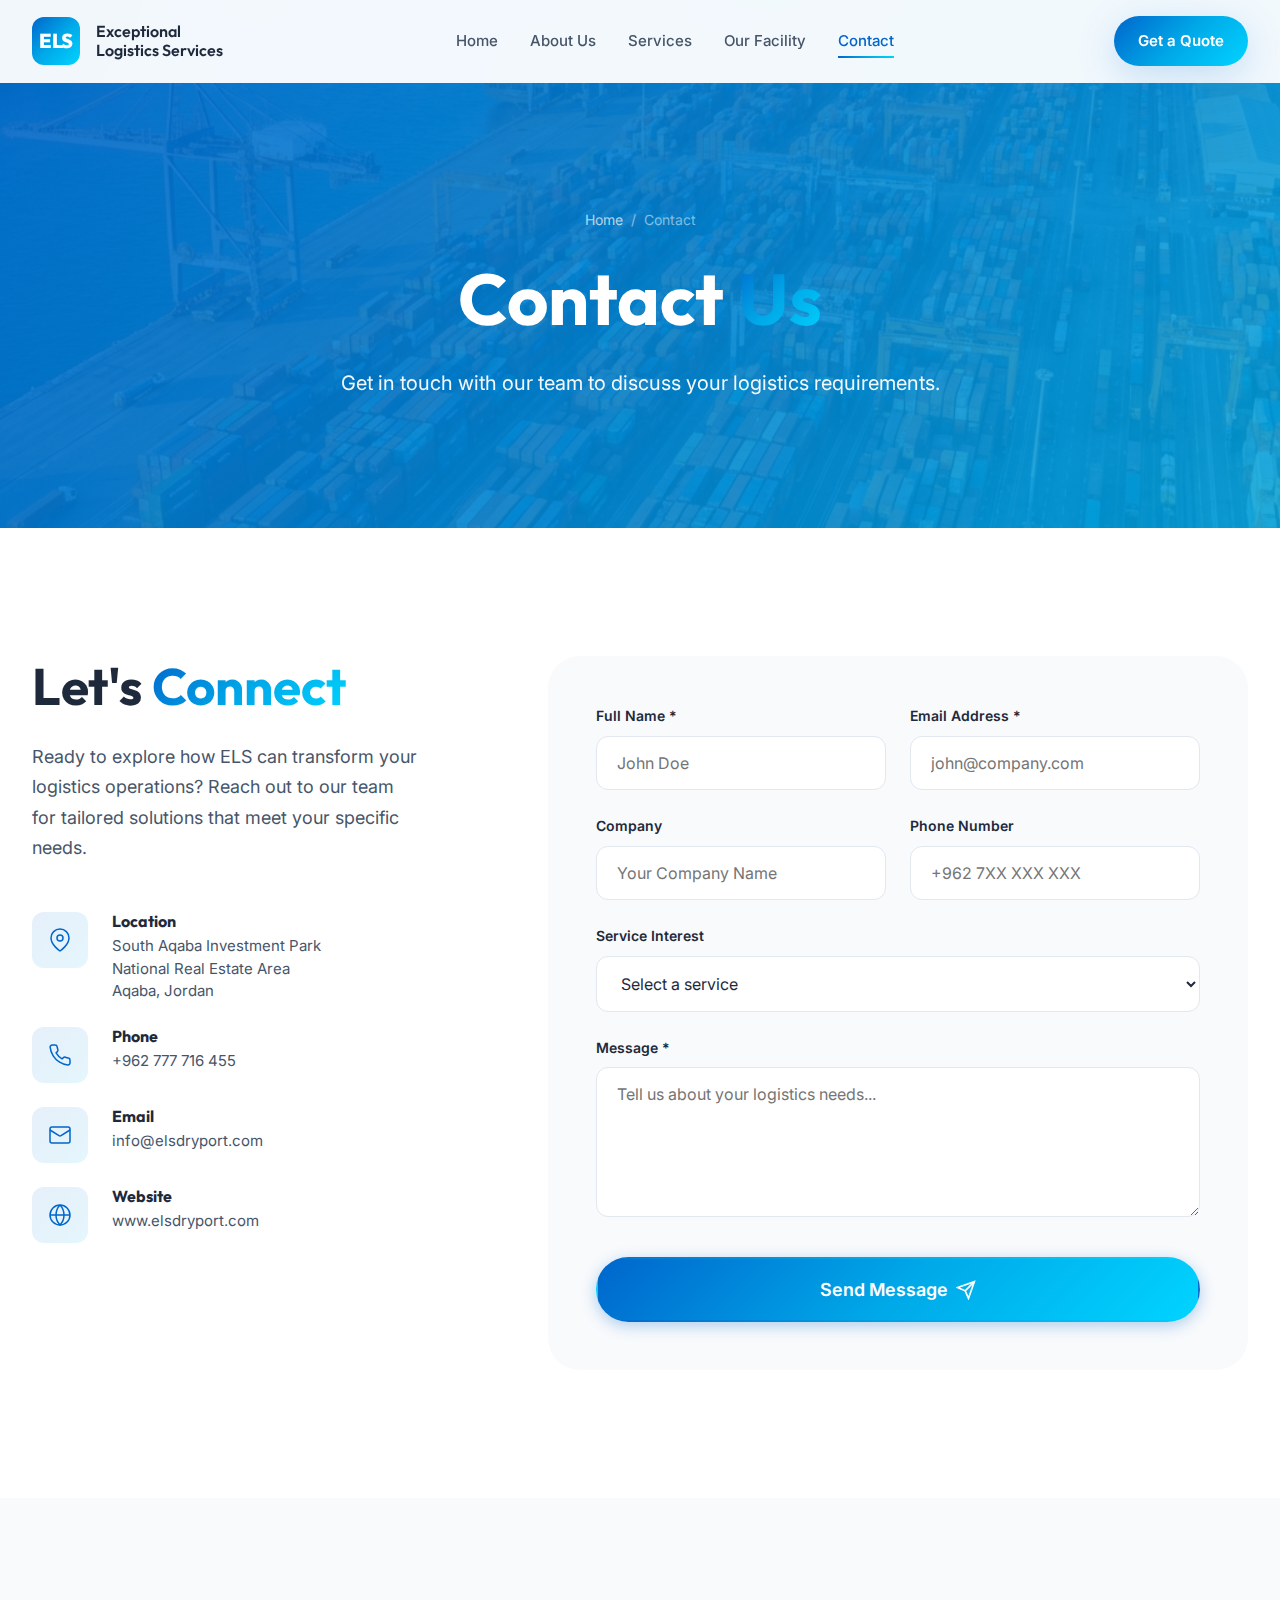
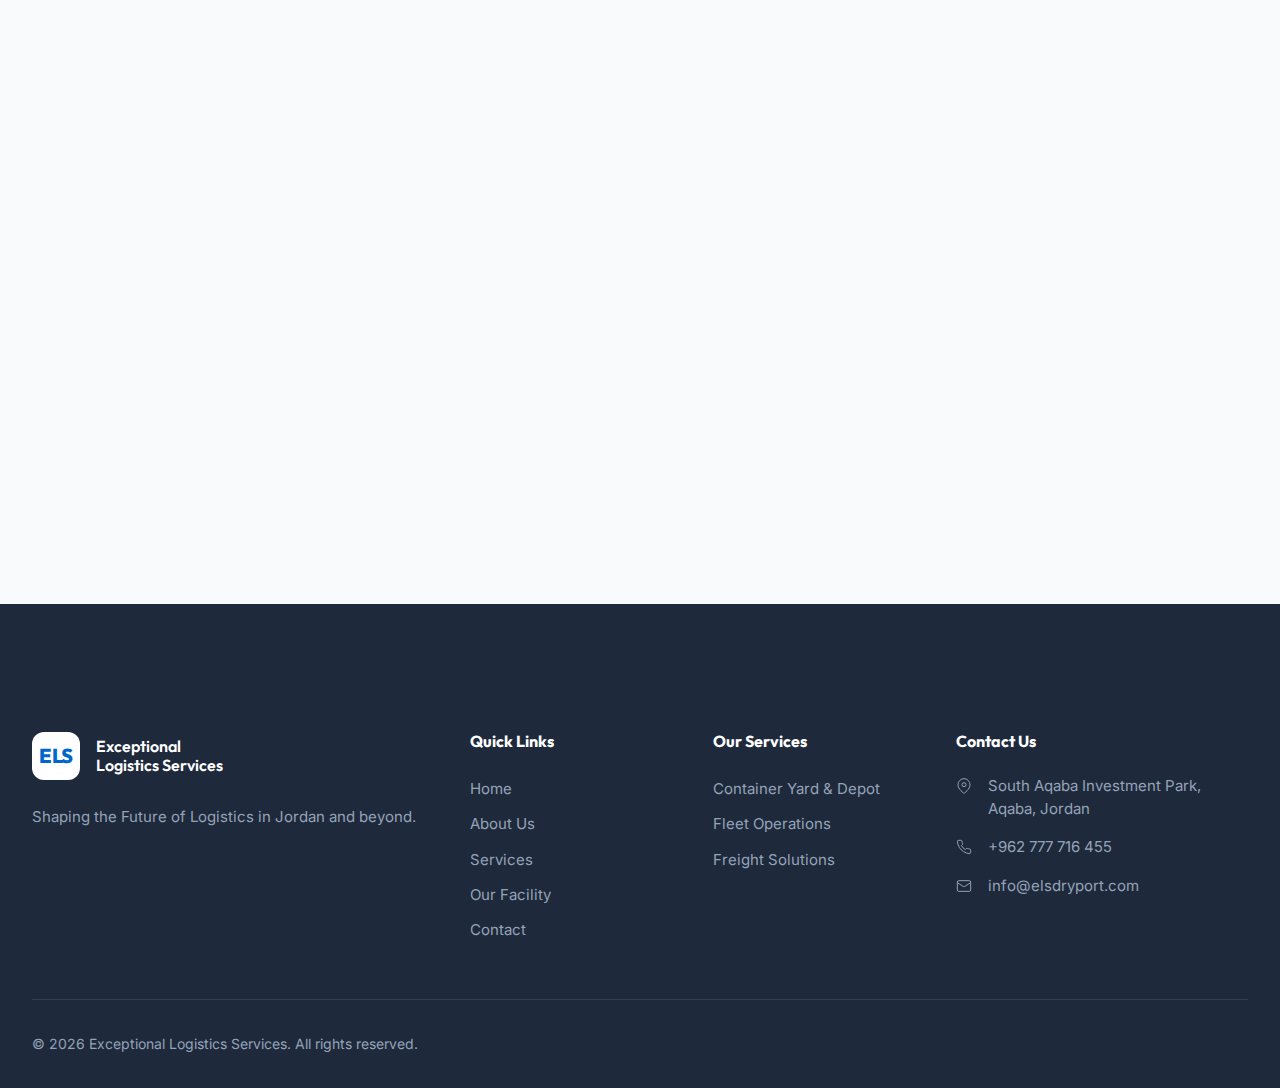
<file: contact.html>
<!DOCTYPE html>
<html lang="en">

<head>
    <meta charset="UTF-8">
    <meta name="viewport" content="width=device-width, initial-scale=1.0">
    <title>Contact Us | ELS - Exceptional Logistics Services</title>
    <meta name="description"
        content="Get in touch with ELS for container yard, fleet, and logistics services. Located in Aqaba Free Zone, Jordan.">
    <link rel="preconnect" href="https://fonts.googleapis.com">
    <link rel="preconnect" href="https://fonts.gstatic.com" crossorigin>
    <link
        href="https://fonts.googleapis.com/css2?family=Inter:wght@300;400;500;600;700;800&family=Outfit:wght@400;500;600;700;800&display=swap"
        rel="stylesheet">
    <link rel="stylesheet" href="styles.css">
</head>

<body>
    <!-- Navigation -->
    <nav class="navbar" id="navbar">
        <div class="nav-container">
            <a href="index.html" class="logo">
                <div class="logo-mark">ELS</div>
                <span class="logo-text">Exceptional Logistics Services</span>
            </a>
            <ul class="nav-links" id="navLinks">
                <li><a href="index.html">Home</a></li>
                <li><a href="about.html">About Us</a></li>
                <li><a href="services.html">Services</a></li>
                <li><a href="facility.html">Our Facility</a></li>
                <li><a href="contact.html" class="active">Contact</a></li>
            </ul>
            <a href="contact.html" class="nav-cta">Get a Quote</a>
            <button class="mobile-menu-btn" id="mobileMenuBtn" aria-label="Toggle menu">
                <span></span>
                <span></span>
                <span></span>
            </button>
        </div>
    </nav>

    <!-- Page Header -->
    <section class="page-header">
        <div class="page-header-image">
            <img src="assets/hero.png" alt="ELS Container Yard">
            <div class="page-header-overlay"></div>
        </div>
        <div class="container">
            <div class="breadcrumb">
                <a href="index.html">Home</a>
                <span>/</span>
                <span>Contact</span>
            </div>
            <h1>Contact <span class="gradient-text">Us</span></h1>
            <p>Get in touch with our team to discuss your logistics requirements.</p>
        </div>
    </section>

    <!-- Contact Section -->
    <section class="contact-section">
        <div class="container">
            <div class="contact-grid">
                <div class="contact-info animate-on-scroll">
                    <h2>Let's <span class="gradient-text">Connect</span></h2>
                    <p>Ready to explore how ELS can transform your logistics operations? Reach out to our team for
                        tailored solutions that meet your specific needs.</p>

                    <div class="contact-details">
                        <div class="contact-detail-item">
                            <div class="contact-detail-icon">
                                <svg viewBox="0 0 24 24" fill="none" stroke="currentColor" stroke-width="1.5">
                                    <path d="M21 10c0 7-9 13-9 13s-9-6-9-13a9 9 0 0 1 18 0Z" />
                                    <circle cx="12" cy="10" r="3" />
                                </svg>
                            </div>
                            <div class="contact-detail-text">
                                <h4>Location</h4>
                                <p>South Aqaba Investment Park<br>National Real Estate Area<br>Aqaba, Jordan</p>
                            </div>
                        </div>
                        <div class="contact-detail-item">
                            <div class="contact-detail-icon">
                                <svg viewBox="0 0 24 24" fill="none" stroke="currentColor" stroke-width="1.5">
                                    <path
                                        d="M22 16.92v3a2 2 0 0 1-2.18 2 19.79 19.79 0 0 1-8.63-3.07 19.5 19.5 0 0 1-6-6 19.79 19.79 0 0 1-3.07-8.67A2 2 0 0 1 4.11 2h3a2 2 0 0 1 2 1.72 12.84 12.84 0 0 0 .7 2.81 2 2 0 0 1-.45 2.11L8.09 9.91a16 16 0 0 0 6 6l1.27-1.27a2 2 0 0 1 2.11-.45 12.84 12.84 0 0 0 2.81.7A2 2 0 0 1 22 16.92Z" />
                                </svg>
                            </div>
                            <div class="contact-detail-text">
                                <h4>Phone</h4>
                                <p>+962 777 716 455</p>
                            </div>
                        </div>
                        <div class="contact-detail-item">
                            <div class="contact-detail-icon">
                                <svg viewBox="0 0 24 24" fill="none" stroke="currentColor" stroke-width="1.5">
                                    <rect x="2" y="4" width="20" height="16" rx="2" />
                                    <path d="m22 7-8.97 5.7a1.94 1.94 0 0 1-2.06 0L2 7" />
                                </svg>
                            </div>
                            <div class="contact-detail-text">
                                <h4>Email</h4>
                                <p>info@elsdryport.com</p>
                            </div>
                        </div>
                        <div class="contact-detail-item">
                            <div class="contact-detail-icon">
                                <svg viewBox="0 0 24 24" fill="none" stroke="currentColor" stroke-width="1.5">
                                    <circle cx="12" cy="12" r="10" />
                                    <path d="M12 2a14.5 14.5 0 0 0 0 20 14.5 14.5 0 0 0 0-20" />
                                    <path d="M2 12h20" />
                                </svg>
                            </div>
                            <div class="contact-detail-text">
                                <h4>Website</h4>
                                <p>www.elsdryport.com</p>
                            </div>
                        </div>
                    </div>
                </div>

                <div class="contact-form-container animate-on-scroll">
                    <form class="contact-form" id="contactForm">
                        <div class="form-group">
                            <label for="name">Full Name *</label>
                            <input type="text" id="name" name="name" placeholder="John Doe" required>
                        </div>
                        <div class="form-group">
                            <label for="email">Email Address *</label>
                            <input type="email" id="email" name="email" placeholder="john@company.com" required>
                        </div>
                        <div class="form-group">
                            <label for="company">Company</label>
                            <input type="text" id="company" name="company" placeholder="Your Company Name">
                        </div>
                        <div class="form-group">
                            <label for="phone">Phone Number</label>
                            <input type="tel" id="phone" name="phone" placeholder="+962 7XX XXX XXX">
                        </div>
                        <div class="form-group full-width">
                            <label for="service">Service Interest</label>
                            <select id="service" name="service">
                                <option value="">Select a service</option>
                                <option value="container-yard">Container Yard & Depot</option>
                                <option value="fleet">Fleet Operations</option>
                                <option value="freight">Total Freight Solutions</option>
                                <option value="warehousing">Warehousing & Distribution</option>
                                <option value="customs">Customs & Clearance</option>
                                <option value="reefer">Reefer Maintenance</option>
                                <option value="other">Other</option>
                            </select>
                        </div>
                        <div class="form-group full-width">
                            <label for="message">Message *</label>
                            <textarea id="message" name="message" rows="5"
                                placeholder="Tell us about your logistics needs..." required></textarea>
                        </div>
                        <button type="submit" class="btn btn-primary btn-large">
                            Send Message
                            <svg width="20" height="20" viewBox="0 0 24 24" fill="none" stroke="currentColor"
                                stroke-width="2">
                                <path d="m22 2-7 20-4-9-9-4 20-7Z" />
                                <path d="m22 2-11 11" />
                            </svg>
                        </button>
                    </form>
                </div>
            </div>
        </div>
    </section>

    <!-- Map Section -->
    <section class="about-preview" style="background: var(--color-bg-secondary); padding: var(--space-xl) 0;">
        <div class="container">
            <div class="section-header animate-on-scroll" style="margin-bottom: var(--space-lg);">
                <h2>Find <span class="gradient-text">Us</span></h2>
                <p>Located in the heart of Aqaba's logistics zone, just 6 km from the port.</p>
            </div>
            <div class="animate-on-scroll"
                style="border-radius: var(--radius-xl); overflow: hidden; box-shadow: var(--shadow-lg);">
                <iframe
                    src="https://www.google.com/maps/embed?pb=!1m18!1m12!1m3!1d54468.03901899542!2d34.93776949999999!3d29.5266846!2m3!1f0!2f0!3f0!3m2!1i1024!2i768!4f13.1!3m3!1m2!1s0x150071d12812fa9d%3A0x884b32f5c0b4d4db!2sAqaba%2C%20Jordan!5e0!3m2!1sen!2sus!4v1699999999999!5m2!1sen!2sus"
                    width="100%" height="450" style="border:0;" allowfullscreen="" loading="lazy"
                    referrerpolicy="no-referrer-when-downgrade">
                </iframe>
            </div>
        </div>
    </section>

    <!-- Footer -->
    <footer class="footer">
        <div class="container">
            <div class="footer-grid">
                <div class="footer-brand">
                    <a href="index.html" class="logo">
                        <div class="logo-mark">ELS</div>
                        <span class="logo-text">Exceptional Logistics Services</span>
                    </a>
                    <p>Shaping the Future of Logistics in Jordan and beyond.</p>
                </div>
                <div class="footer-links">
                    <h4>Quick Links</h4>
                    <ul>
                        <li><a href="index.html">Home</a></li>
                        <li><a href="about.html">About Us</a></li>
                        <li><a href="services.html">Services</a></li>
                        <li><a href="facility.html">Our Facility</a></li>
                        <li><a href="contact.html">Contact</a></li>
                    </ul>
                </div>
                <div class="footer-links">
                    <h4>Our Services</h4>
                    <ul>
                        <li><a href="services.html">Container Yard & Depot</a></li>
                        <li><a href="services.html">Fleet Operations</a></li>
                        <li><a href="services.html">Freight Solutions</a></li>
                    </ul>
                </div>
                <div class="footer-contact">
                    <h4>Contact Us</h4>
                    <div class="contact-item">
                        <svg width="16" height="16" viewBox="0 0 24 24" fill="none" stroke="currentColor"
                            stroke-width="1.5">
                            <path d="M21 10c0 7-9 13-9 13s-9-6-9-13a9 9 0 0 1 18 0Z" />
                            <circle cx="12" cy="10" r="3" />
                        </svg>
                        <p>South Aqaba Investment Park, Aqaba, Jordan</p>
                    </div>
                    <div class="contact-item">
                        <svg width="16" height="16" viewBox="0 0 24 24" fill="none" stroke="currentColor"
                            stroke-width="1.5">
                            <path
                                d="M22 16.92v3a2 2 0 0 1-2.18 2 19.79 19.79 0 0 1-8.63-3.07 19.5 19.5 0 0 1-6-6 19.79 19.79 0 0 1-3.07-8.67A2 2 0 0 1 4.11 2h3a2 2 0 0 1 2 1.72 12.84 12.84 0 0 0 .7 2.81 2 2 0 0 1-.45 2.11L8.09 9.91a16 16 0 0 0 6 6l1.27-1.27a2 2 0 0 1 2.11-.45 12.84 12.84 0 0 0 2.81.7A2 2 0 0 1 22 16.92Z" />
                        </svg>
                        <p>+962 777 716 455</p>
                    </div>
                    <div class="contact-item">
                        <svg width="16" height="16" viewBox="0 0 24 24" fill="none" stroke="currentColor"
                            stroke-width="1.5">
                            <rect x="2" y="4" width="20" height="16" rx="2" />
                            <path d="m22 7-8.97 5.7a1.94 1.94 0 0 1-2.06 0L2 7" />
                        </svg>
                        <p>info@elsdryport.com</p>
                    </div>
                </div>
            </div>
            <div class="footer-bottom">
                <p>© 2026 Exceptional Logistics Services. All rights reserved.</p>
            </div>
        </div>
    </footer>

    <script src="script.js"></script>
</body>

</html>
</file>
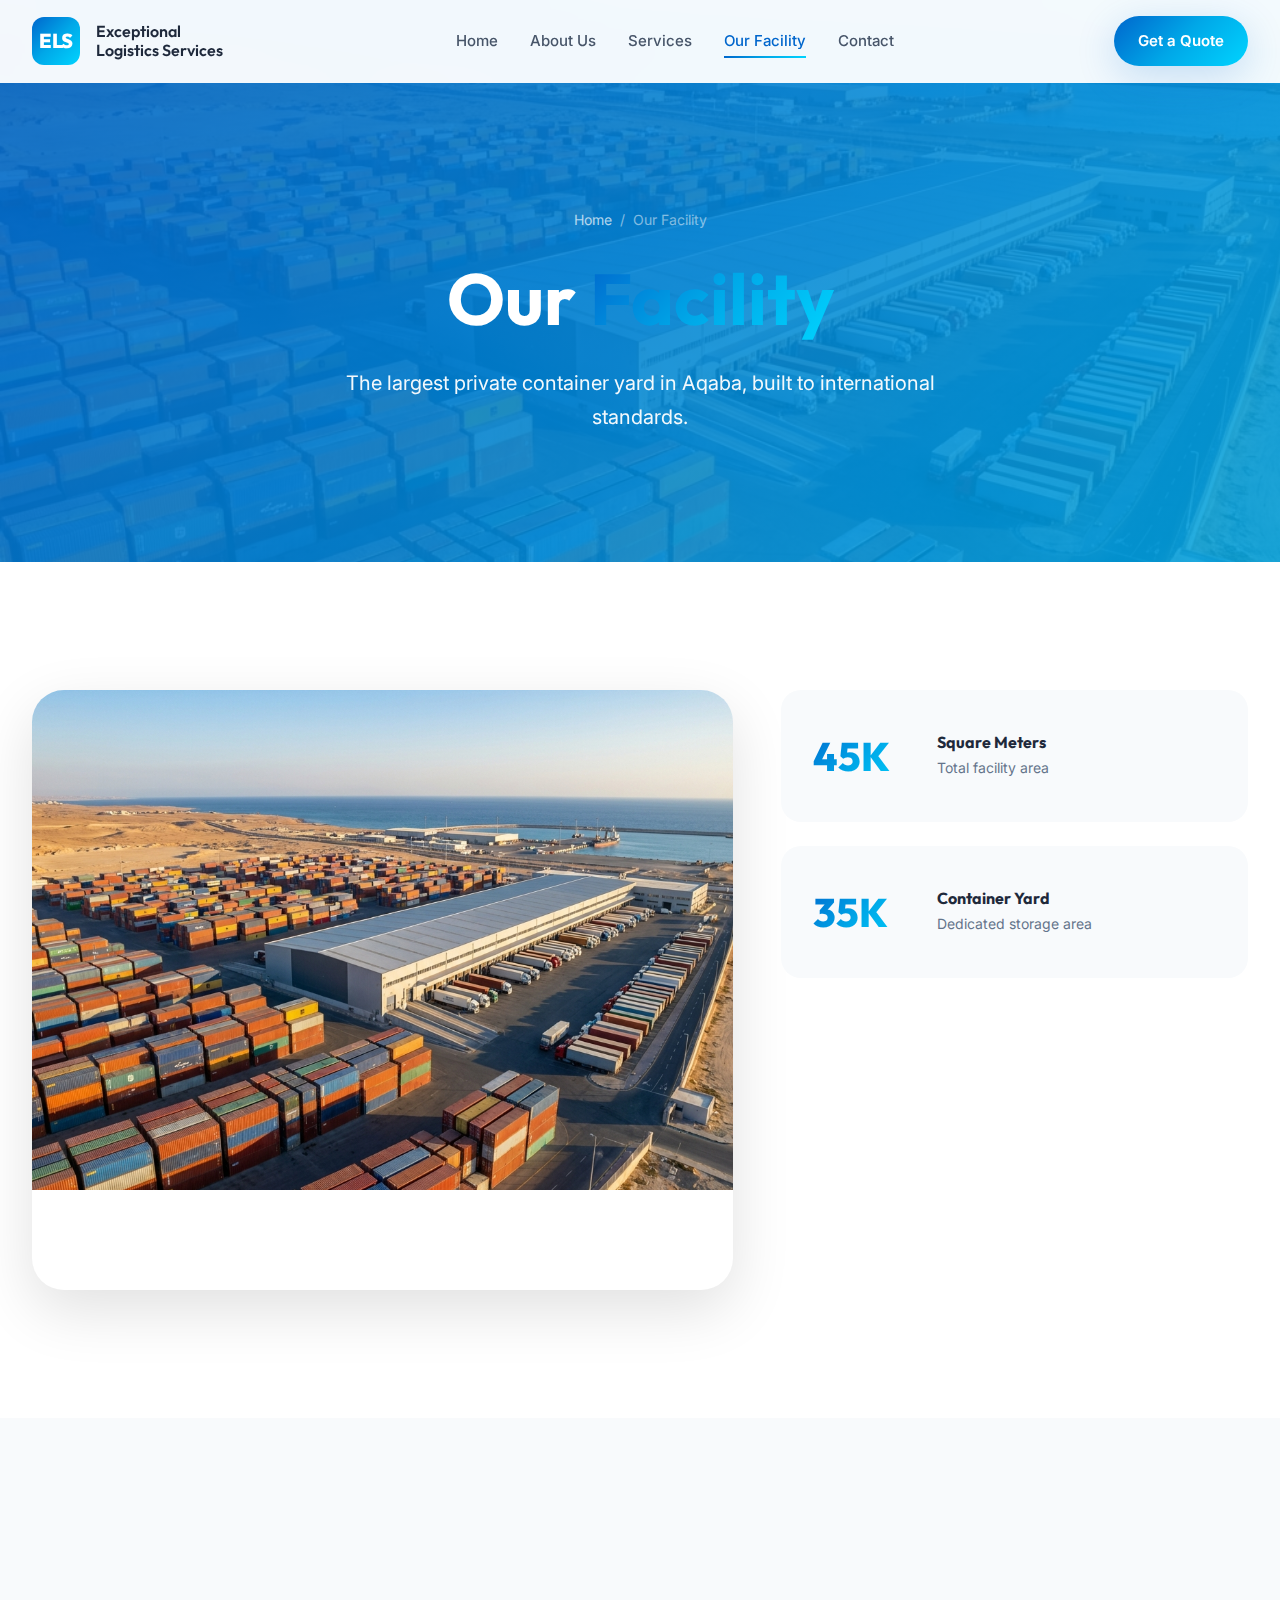
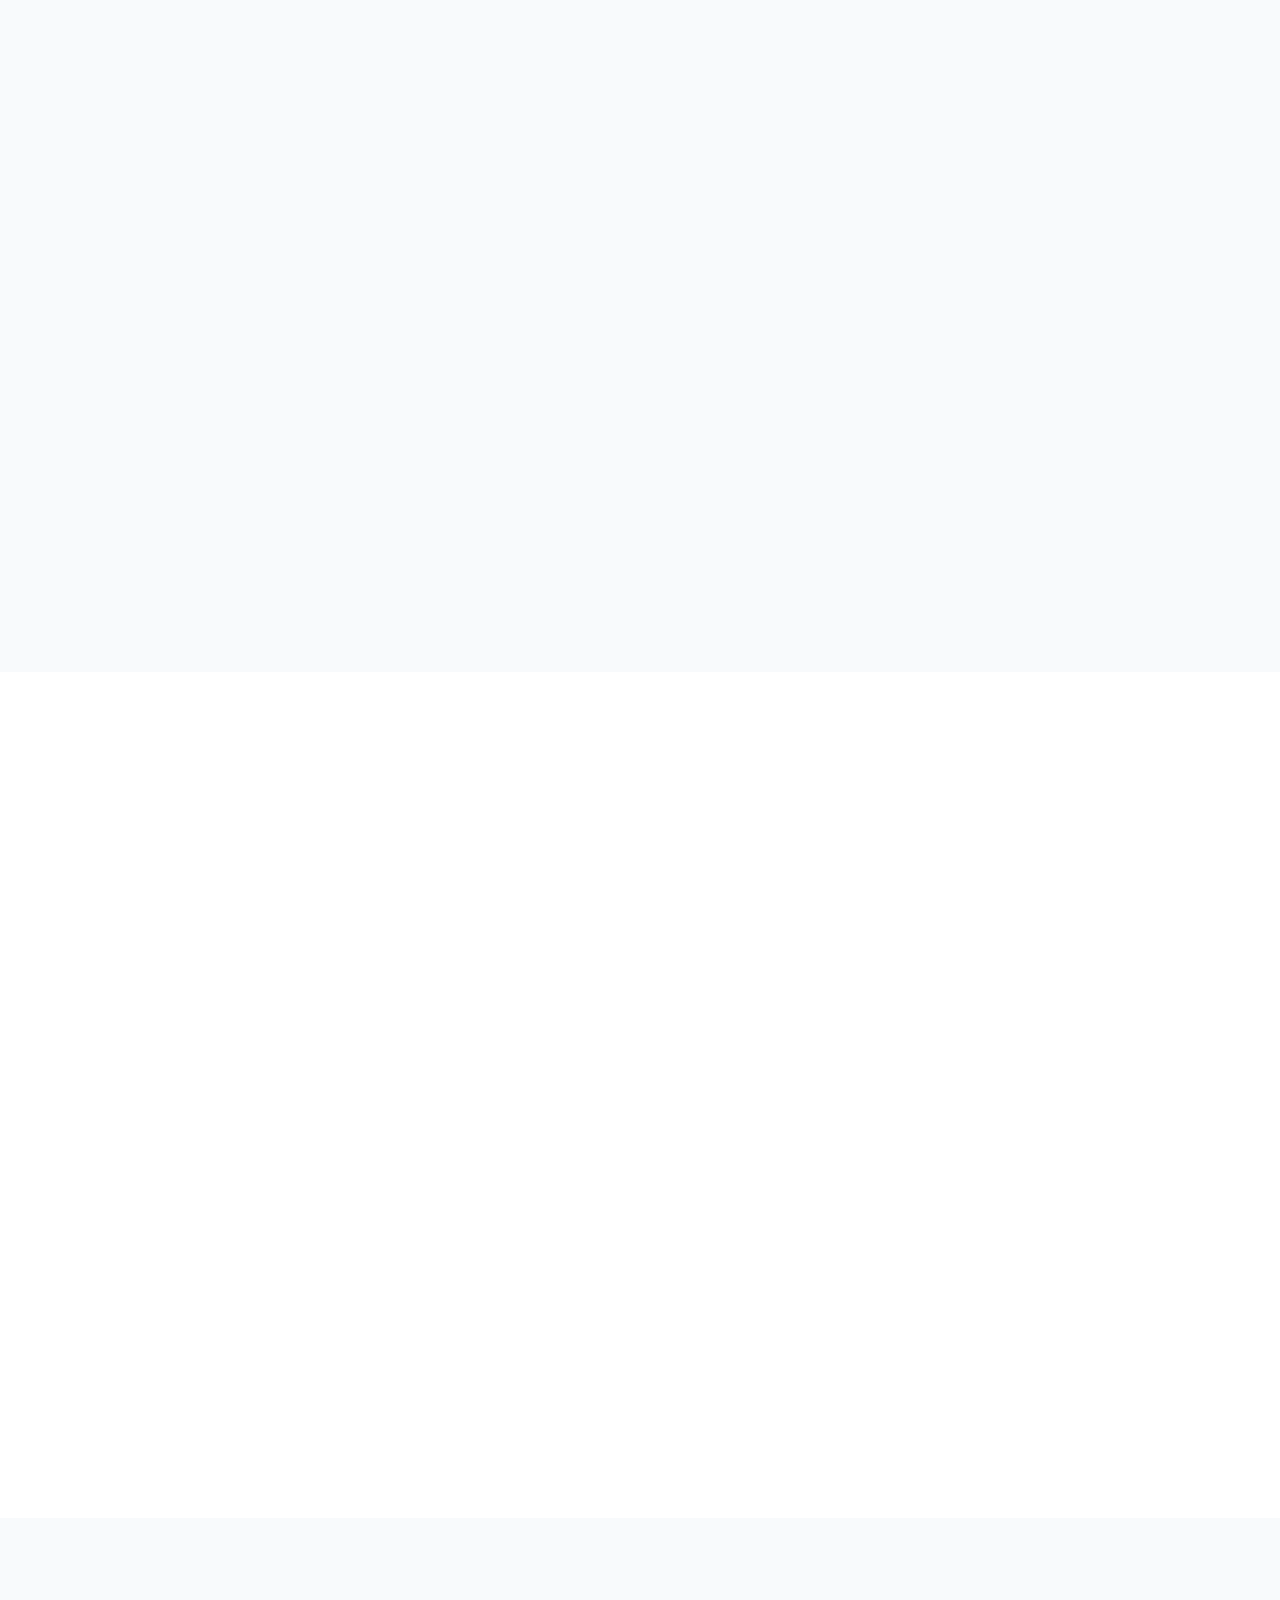
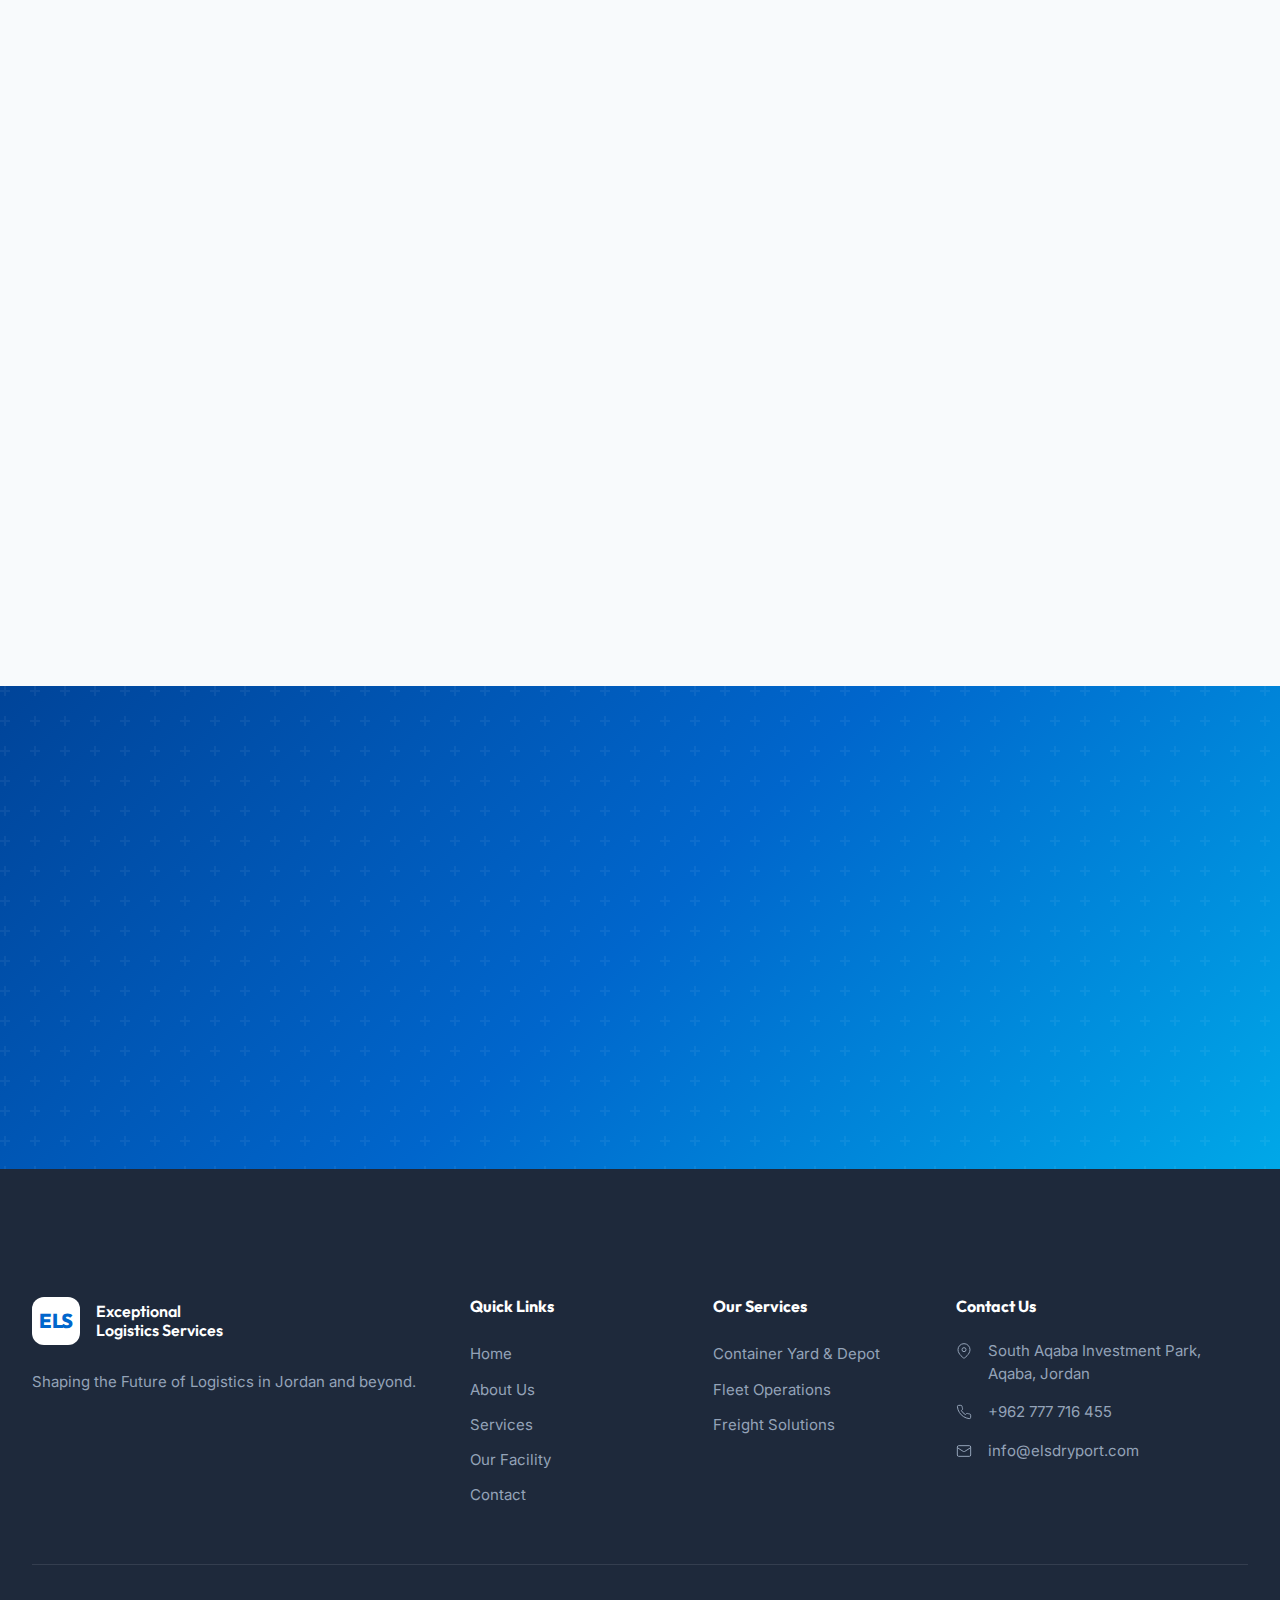
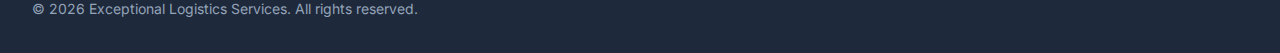
<file: facility.html>
<!DOCTYPE html>
<html lang="en">

<head>
    <meta charset="UTF-8">
    <meta name="viewport" content="width=device-width, initial-scale=1.0">
    <title>Our Facility | ELS - Exceptional Logistics Services</title>
    <meta name="description"
        content="Explore ELS's 45,000 sqm state-of-the-art container yard and depot facility in Aqaba Free Zone, Jordan.">
    <link rel="preconnect" href="https://fonts.googleapis.com">
    <link rel="preconnect" href="https://fonts.gstatic.com" crossorigin>
    <link
        href="https://fonts.googleapis.com/css2?family=Inter:wght@300;400;500;600;700;800&family=Outfit:wght@400;500;600;700;800&display=swap"
        rel="stylesheet">
    <link rel="stylesheet" href="styles.css">
</head>

<body>
    <!-- Navigation -->
    <nav class="navbar" id="navbar">
        <div class="nav-container">
            <a href="index.html" class="logo">
                <div class="logo-mark">ELS</div>
                <span class="logo-text">Exceptional Logistics Services</span>
            </a>
            <ul class="nav-links" id="navLinks">
                <li><a href="index.html">Home</a></li>
                <li><a href="about.html">About Us</a></li>
                <li><a href="services.html">Services</a></li>
                <li><a href="facility.html" class="active">Our Facility</a></li>
                <li><a href="contact.html">Contact</a></li>
            </ul>
            <a href="contact.html" class="nav-cta">Get a Quote</a>
            <button class="mobile-menu-btn" id="mobileMenuBtn" aria-label="Toggle menu">
                <span></span>
                <span></span>
                <span></span>
            </button>
        </div>
    </nav>

    <!-- Page Header -->
    <section class="page-header">
        <div class="page-header-image">
            <img src="assets/facility.png" alt="ELS Facility">
            <div class="page-header-overlay"></div>
        </div>
        <div class="container">
            <div class="breadcrumb">
                <a href="index.html">Home</a>
                <span>/</span>
                <span>Our Facility</span>
            </div>
            <h1>Our <span class="gradient-text">Facility</span></h1>
            <p>The largest private container yard in Aqaba, built to international standards.</p>
        </div>
    </section>

    <!-- Facility Hero -->
    <section class="facility-hero">
        <div class="container">
            <div class="facility-hero-grid">
                <div class="facility-main-image animate-on-scroll">
                    <img src="assets/facility.png" alt="ELS Container Yard Facility">
                </div>
                <div class="facility-stats">
                    <div class="facility-stat animate-on-scroll">
                        <div class="facility-stat-number">45K</div>
                        <div class="facility-stat-text">
                            <h4>Square Meters</h4>
                            <p>Total facility area</p>
                        </div>
                    </div>
                    <div class="facility-stat animate-on-scroll">
                        <div class="facility-stat-number">35K</div>
                        <div class="facility-stat-text">
                            <h4>Container Yard</h4>
                            <p>Dedicated storage area</p>
                        </div>
                    </div>
                    <div class="facility-stat animate-on-scroll">
                        <div class="facility-stat-number">8.4K</div>
                        <div class="facility-stat-text">
                            <h4>TEU Capacity</h4>
                            <p>Container storage units</p>
                        </div>
                    </div>
                    <div class="facility-stat animate-on-scroll">
                        <div class="facility-stat-number">6 km</div>
                        <div class="facility-stat-text">
                            <h4>From Port</h4>
                            <p>To Aqaba Container Terminal</p>
                        </div>
                    </div>
                </div>
            </div>
        </div>
    </section>

    <!-- Facility Features -->
    <section class="about-preview" style="background: var(--color-bg-secondary);">
        <div class="container">
            <div class="section-header animate-on-scroll">
                <span class="section-tag">Facility Features</span>
                <h2>World-Class <span class="gradient-text">Infrastructure</span></h2>
                <p>Our facility is equipped with everything needed for efficient container operations.</p>
            </div>
            <div class="stats-grid">
                <div class="stat-card animate-on-scroll">
                    <div class="stat-icon">
                        <svg viewBox="0 0 24 24" fill="none" stroke="currentColor" stroke-width="1.5">
                            <path d="M14 18V6a2 2 0 0 0-2-2H4a2 2 0 0 0-2 2v11a1 1 0 0 0 1 1h2" />
                            <path d="M15 18H9" />
                            <path d="M19 18h2a1 1 0 0 0 1-1v-3.65a1 1 0 0 0-.22-.624l-3.48-4.35A1 1 0 0 0 17.52 8H14" />
                            <circle cx="17" cy="18" r="2" />
                            <circle cx="7" cy="18" r="2" />
                        </svg>
                    </div>
                    <div class="stat-number">6</div>
                    <div class="stat-label">Cross-Docking Ramps</div>
                    <div class="stat-desc">Efficient cargo handling</div>
                </div>
                <div class="stat-card animate-on-scroll">
                    <div class="stat-icon">
                        <svg viewBox="0 0 24 24" fill="none" stroke="currentColor" stroke-width="1.5">
                            <path d="M12 22c5.5 0 10-4.5 10-10S17.5 2 12 2 2 6.5 2 12s4.5 10 10 10z" />
                            <path d="M12 6v6l4 2" />
                        </svg>
                    </div>
                    <div class="stat-number">4</div>
                    <div class="stat-label">Washing Ramps</div>
                    <div class="stat-desc">Container maintenance</div>
                </div>
                <div class="stat-card animate-on-scroll">
                    <div class="stat-icon">
                        <svg viewBox="0 0 24 24" fill="none" stroke="currentColor" stroke-width="1.5">
                            <rect x="3" y="11" width="18" height="11" rx="2" ry="2" />
                            <path d="M7 11V7a5 5 0 0 1 10 0v4" />
                        </svg>
                    </div>
                    <div class="stat-number">24/7</div>
                    <div class="stat-label">Security</div>
                    <div class="stat-desc">Fenced & monitored</div>
                </div>
                <div class="stat-card animate-on-scroll">
                    <div class="stat-icon">
                        <svg viewBox="0 0 24 24" fill="none" stroke="currentColor" stroke-width="1.5">
                            <path d="M21 10c0 7-9 13-9 13s-9-6-9-13a9 9 0 0 1 18 0Z" />
                            <circle cx="12" cy="10" r="3" />
                        </svg>
                    </div>
                    <div class="stat-number">ADC</div>
                    <div class="stat-label">Park Location</div>
                    <div class="stat-desc">Strategic position</div>
                </div>
            </div>
        </div>
    </section>

    <!-- Location Section -->
    <section class="about-preview">
        <div class="container">
            <div class="about-grid">
                <div class="about-content animate-on-scroll">
                    <span class="section-tag">Strategic Location</span>
                    <h2>Gateway to the <span class="gradient-text">Region</span></h2>
                    <p>Located in South Aqaba Investment Park within the National Real Estate Area, our facility sits on
                        the Aqaba Back Road in ADC Park.</p>
                    <p>Just 6 km from Aqaba Container Terminal (ACT) and 12 km from Aqaba city center, we provide the
                        fastest turnaround times for import/export and transit cargo.</p>
                    <div class="about-features">
                        <div class="feature-item">
                            <div class="feature-icon">✓</div>
                            <span>Direct access to Jordan corridor</span>
                        </div>
                        <div class="feature-item">
                            <div class="feature-icon">✓</div>
                            <span>Aqaba Free Zone benefits</span>
                        </div>
                        <div class="feature-item">
                            <div class="feature-icon">✓</div>
                            <span>GCC regional connectivity</span>
                        </div>
                    </div>
                </div>
                <div class="about-image animate-on-scroll">
                    <img src="assets/hero.png" alt="Aqaba Port Area">
                </div>
            </div>
        </div>
    </section>

    <!-- Fleet Section -->
    <section class="about-preview" style="background: var(--color-bg-secondary);">
        <div class="container">
            <div class="about-grid" style="direction: rtl;">
                <div class="about-content animate-on-scroll" style="direction: ltr;">
                    <span class="section-tag">Our Fleet</span>
                    <h2>Modern <span class="gradient-text">Transportation</span></h2>
                    <p>Our diversified fleet of trailers is ready to meet all your transportation needs. From 6-meter
                        trailers for local deliveries to 13-meter trailers for long-haul transport.</p>
                    <div class="about-features">
                        <div class="feature-item">
                            <div class="feature-icon">✓</div>
                            <span>6-meter trailers</span>
                        </div>
                        <div class="feature-item">
                            <div class="feature-icon">✓</div>
                            <span>12-meter trailers</span>
                        </div>
                        <div class="feature-item">
                            <div class="feature-icon">✓</div>
                            <span>13-meter trailers</span>
                        </div>
                        <div class="feature-item">
                            <div class="feature-icon">✓</div>
                            <span>GPS tracking on all vehicles</span>
                        </div>
                    </div>
                </div>
                <div class="about-image animate-on-scroll" style="direction: ltr;">
                    <img src="assets/fleet.png" alt="ELS Fleet">
                </div>
            </div>
        </div>
    </section>

    <!-- CTA Section -->
    <section class="cta-section">
        <div class="container">
            <div class="cta-content animate-on-scroll">
                <h2>Ready to Use Our Facility?</h2>
                <p>Contact us today to discuss your container storage and logistics needs.</p>
                <div class="cta-buttons">
                    <a href="contact.html" class="btn btn-white">Schedule a Visit</a>
                </div>
            </div>
        </div>
    </section>

    <!-- Footer -->
    <footer class="footer">
        <div class="container">
            <div class="footer-grid">
                <div class="footer-brand">
                    <a href="index.html" class="logo">
                        <div class="logo-mark">ELS</div>
                        <span class="logo-text">Exceptional Logistics Services</span>
                    </a>
                    <p>Shaping the Future of Logistics in Jordan and beyond.</p>
                </div>
                <div class="footer-links">
                    <h4>Quick Links</h4>
                    <ul>
                        <li><a href="index.html">Home</a></li>
                        <li><a href="about.html">About Us</a></li>
                        <li><a href="services.html">Services</a></li>
                        <li><a href="facility.html">Our Facility</a></li>
                        <li><a href="contact.html">Contact</a></li>
                    </ul>
                </div>
                <div class="footer-links">
                    <h4>Our Services</h4>
                    <ul>
                        <li><a href="services.html">Container Yard & Depot</a></li>
                        <li><a href="services.html">Fleet Operations</a></li>
                        <li><a href="services.html">Freight Solutions</a></li>
                    </ul>
                </div>
                <div class="footer-contact">
                    <h4>Contact Us</h4>
                    <div class="contact-item">
                        <svg width="16" height="16" viewBox="0 0 24 24" fill="none" stroke="currentColor"
                            stroke-width="1.5">
                            <path d="M21 10c0 7-9 13-9 13s-9-6-9-13a9 9 0 0 1 18 0Z" />
                            <circle cx="12" cy="10" r="3" />
                        </svg>
                        <p>South Aqaba Investment Park, Aqaba, Jordan</p>
                    </div>
                    <div class="contact-item">
                        <svg width="16" height="16" viewBox="0 0 24 24" fill="none" stroke="currentColor"
                            stroke-width="1.5">
                            <path
                                d="M22 16.92v3a2 2 0 0 1-2.18 2 19.79 19.79 0 0 1-8.63-3.07 19.5 19.5 0 0 1-6-6 19.79 19.79 0 0 1-3.07-8.67A2 2 0 0 1 4.11 2h3a2 2 0 0 1 2 1.72 12.84 12.84 0 0 0 .7 2.81 2 2 0 0 1-.45 2.11L8.09 9.91a16 16 0 0 0 6 6l1.27-1.27a2 2 0 0 1 2.11-.45 12.84 12.84 0 0 0 2.81.7A2 2 0 0 1 22 16.92Z" />
                        </svg>
                        <p>+962 777 716 455</p>
                    </div>
                    <div class="contact-item">
                        <svg width="16" height="16" viewBox="0 0 24 24" fill="none" stroke="currentColor"
                            stroke-width="1.5">
                            <rect x="2" y="4" width="20" height="16" rx="2" />
                            <path d="m22 7-8.97 5.7a1.94 1.94 0 0 1-2.06 0L2 7" />
                        </svg>
                        <p>info@elsdryport.com</p>
                    </div>
                </div>
            </div>
            <div class="footer-bottom">
                <p>© 2026 Exceptional Logistics Services. All rights reserved.</p>
            </div>
        </div>
    </footer>

    <script src="script.js"></script>
</body>

</html>
</file>
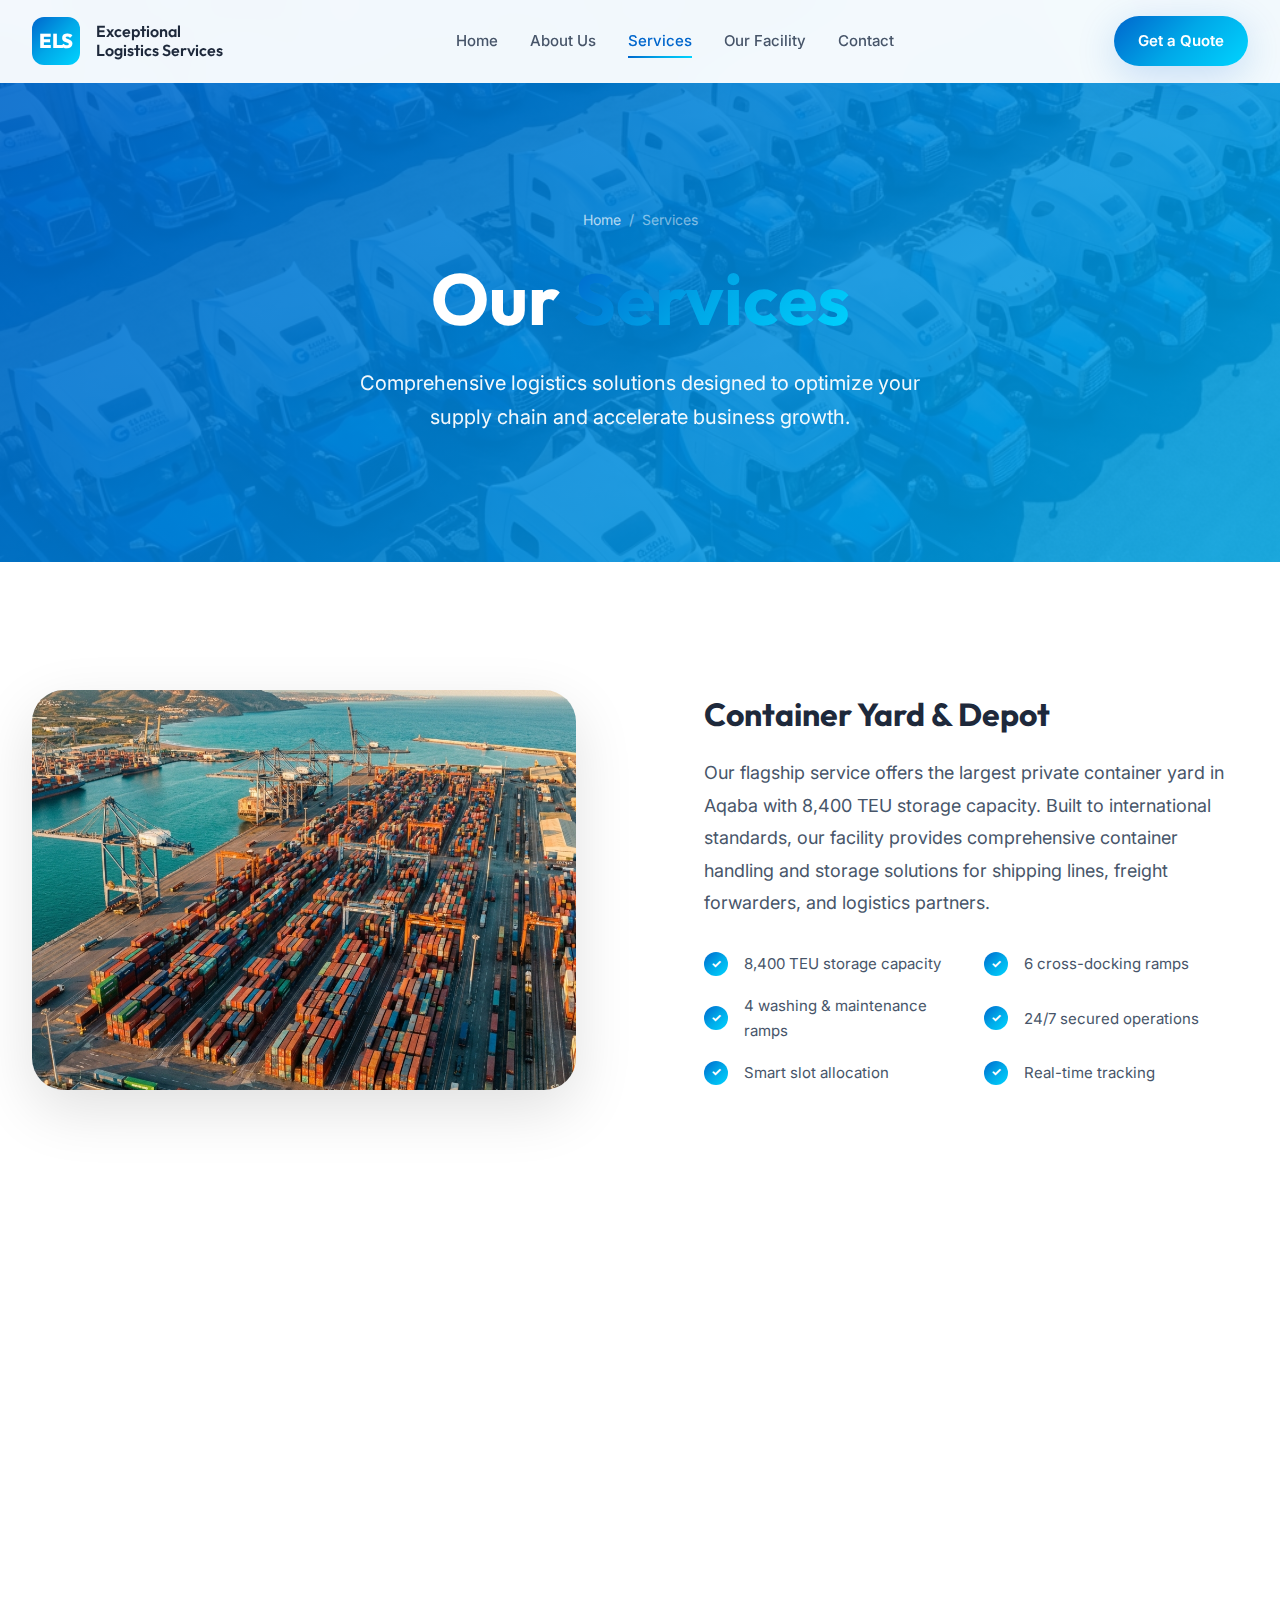
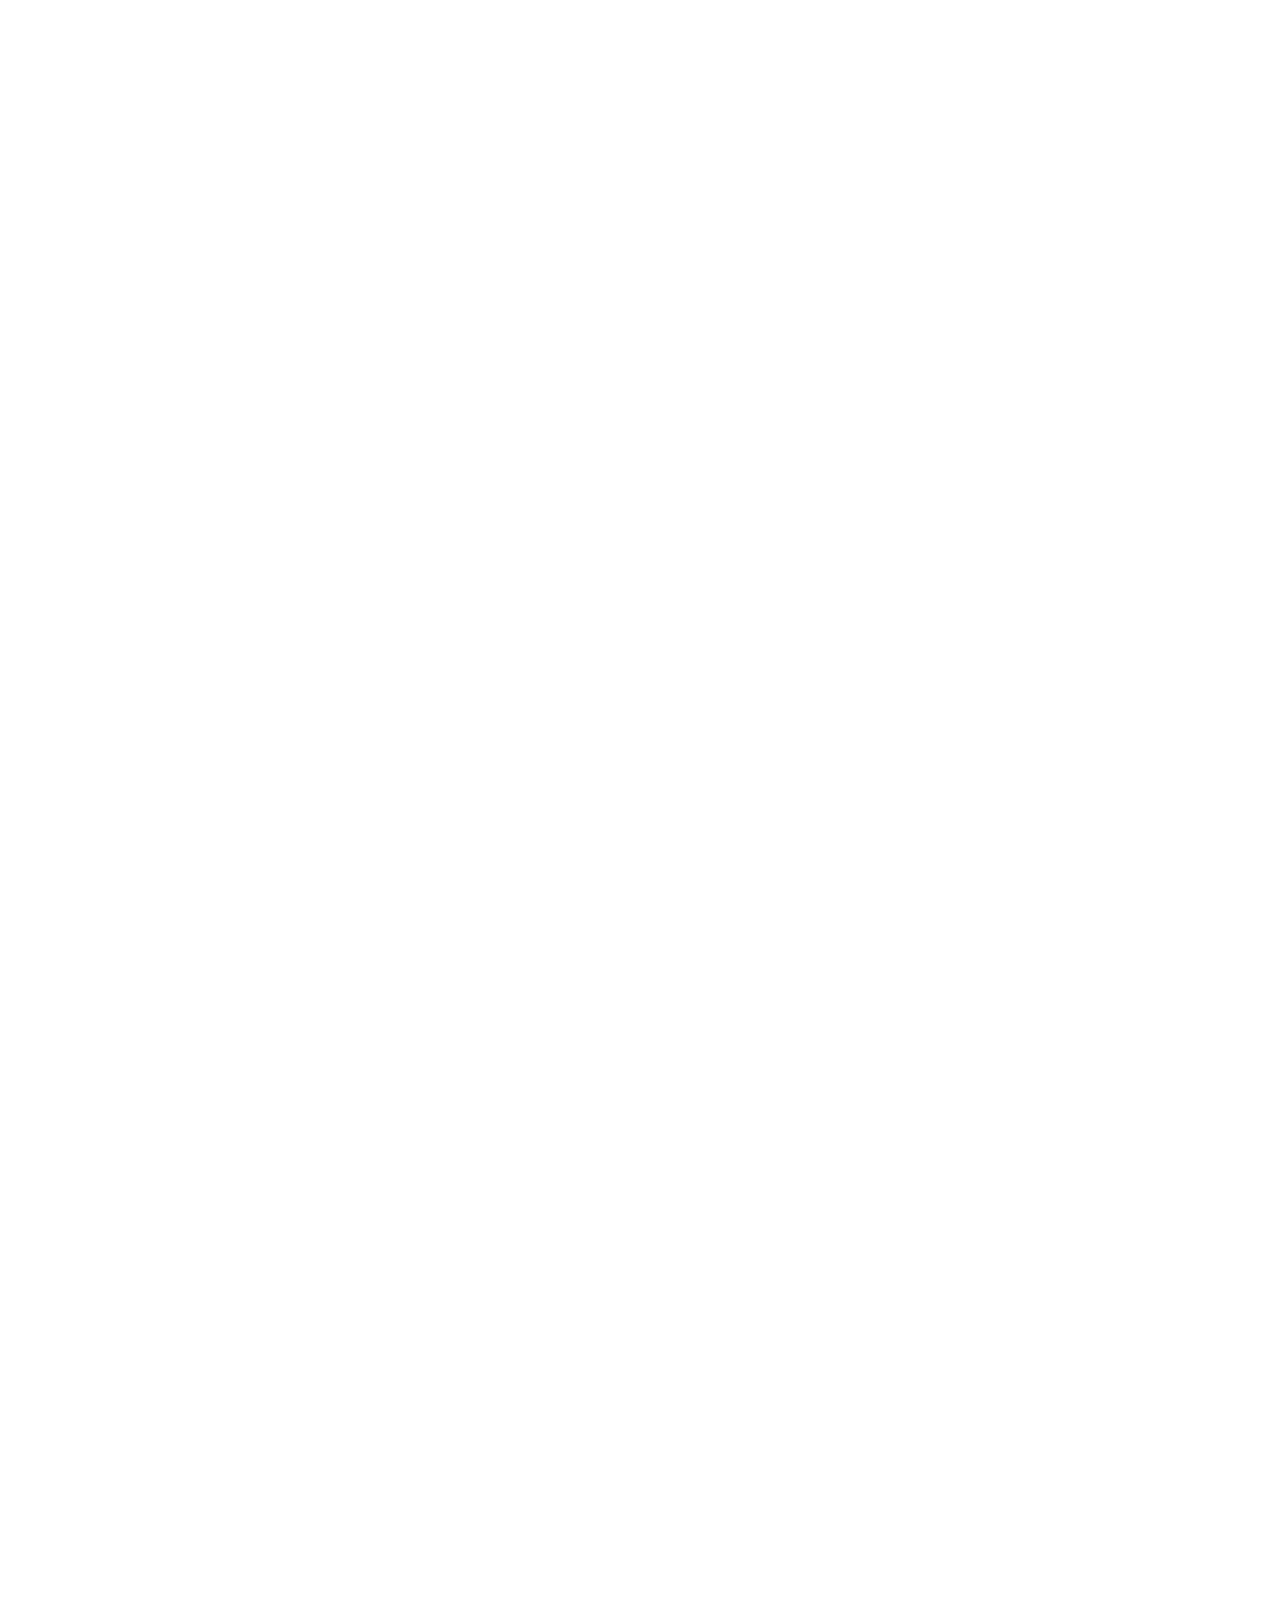
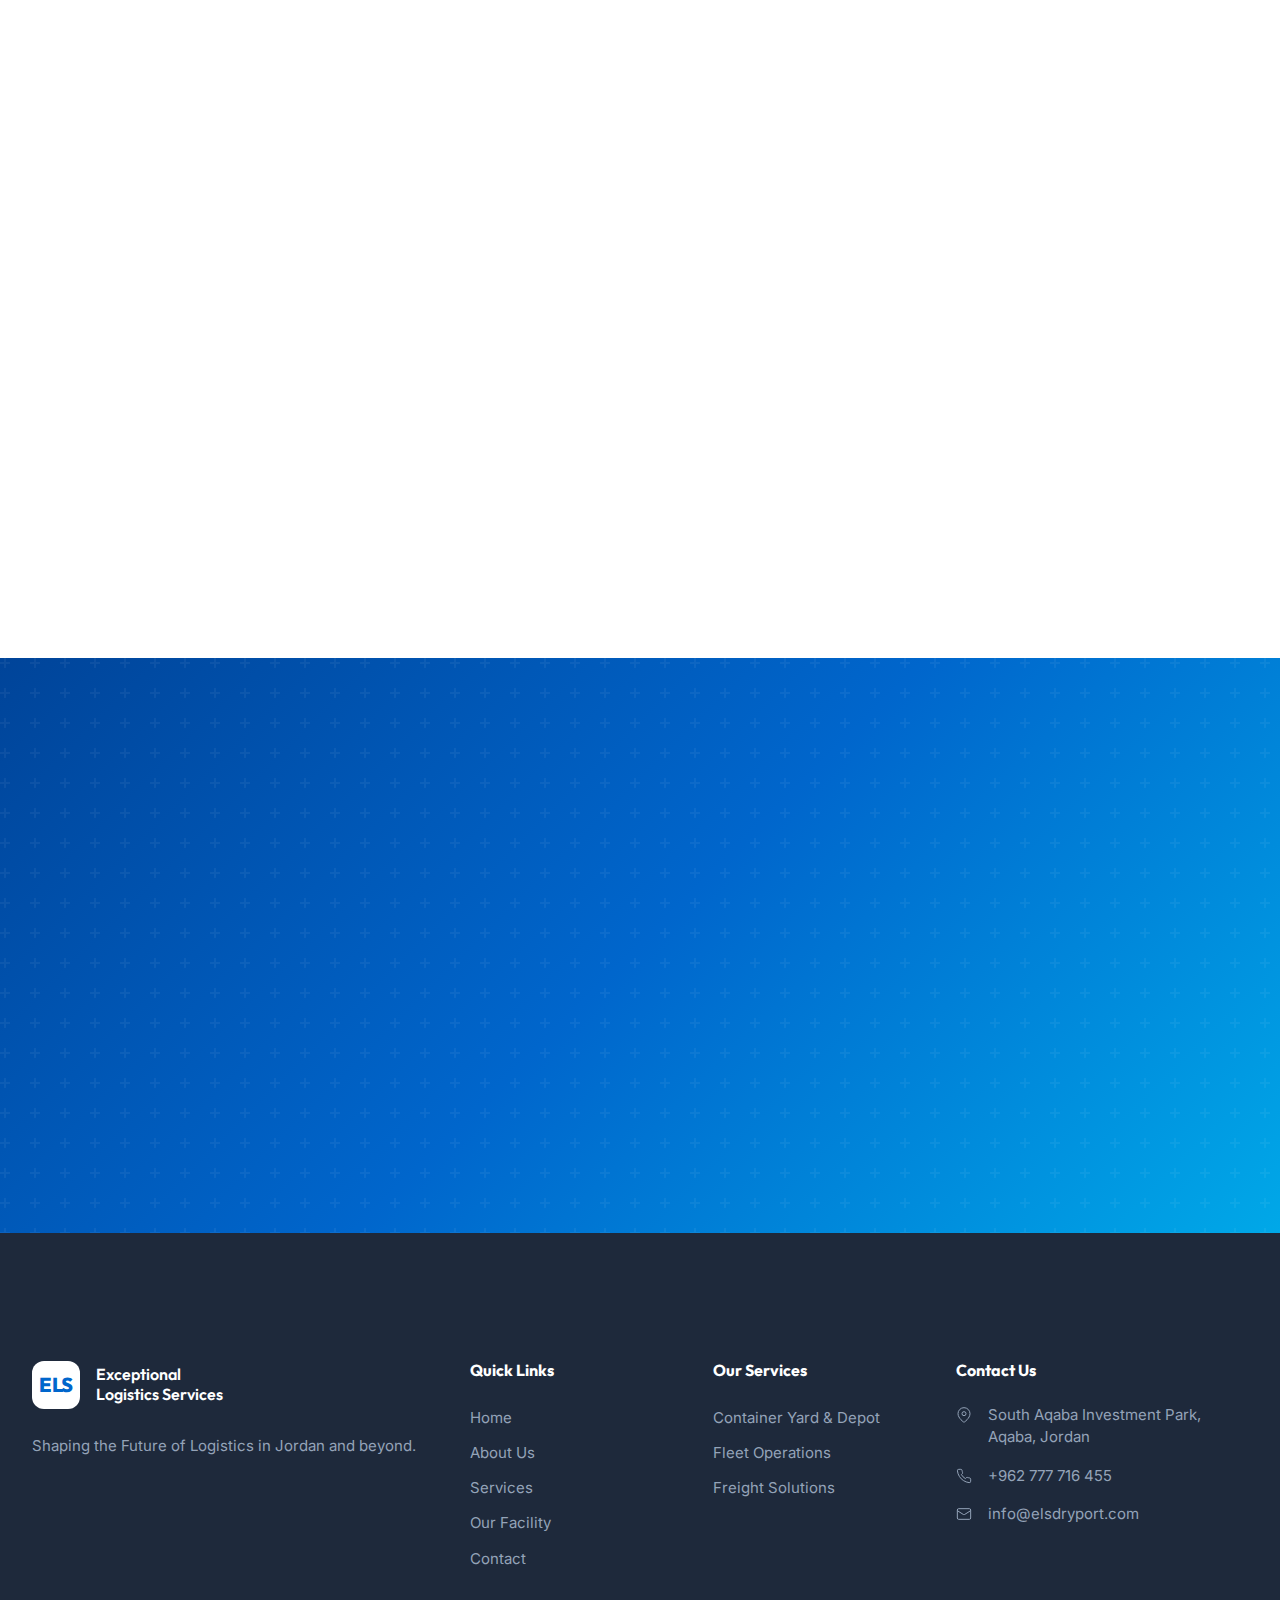
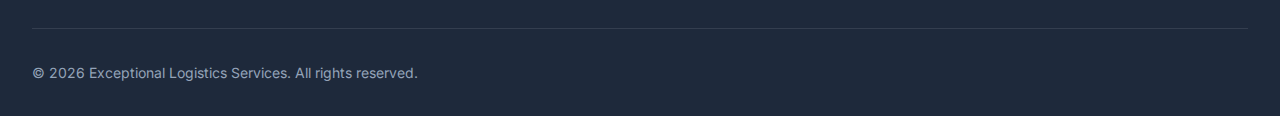
<file: services.html>
<!DOCTYPE html>
<html lang="en">

<head>
    <meta charset="UTF-8">
    <meta name="viewport" content="width=device-width, initial-scale=1.0">
    <title>Our Services | ELS - Exceptional Logistics Services</title>
    <meta name="description"
        content="Comprehensive logistics services including container yard, fleet operations, freight solutions, warehousing, and customs clearance.">
    <link rel="preconnect" href="https://fonts.googleapis.com">
    <link rel="preconnect" href="https://fonts.gstatic.com" crossorigin>
    <link
        href="https://fonts.googleapis.com/css2?family=Inter:wght@300;400;500;600;700;800&family=Outfit:wght@400;500;600;700;800&display=swap"
        rel="stylesheet">
    <link rel="stylesheet" href="styles.css">
</head>

<body>
    <!-- Navigation -->
    <nav class="navbar" id="navbar">
        <div class="nav-container">
            <a href="index.html" class="logo">
                <div class="logo-mark">ELS</div>
                <span class="logo-text">Exceptional Logistics Services</span>
            </a>
            <ul class="nav-links" id="navLinks">
                <li><a href="index.html">Home</a></li>
                <li><a href="about.html">About Us</a></li>
                <li><a href="services.html" class="active">Services</a></li>
                <li><a href="facility.html">Our Facility</a></li>
                <li><a href="contact.html">Contact</a></li>
            </ul>
            <a href="contact.html" class="nav-cta">Get a Quote</a>
            <button class="mobile-menu-btn" id="mobileMenuBtn" aria-label="Toggle menu">
                <span></span>
                <span></span>
                <span></span>
            </button>
        </div>
    </nav>

    <!-- Page Header -->
    <section class="page-header">
        <div class="page-header-image">
            <img src="assets/fleet.png" alt="ELS Fleet">
            <div class="page-header-overlay"></div>
        </div>
        <div class="container">
            <div class="breadcrumb">
                <a href="index.html">Home</a>
                <span>/</span>
                <span>Services</span>
            </div>
            <h1>Our <span class="gradient-text">Services</span></h1>
            <p>Comprehensive logistics solutions designed to optimize your supply chain and accelerate business growth.
            </p>
        </div>
    </section>

    <!-- Services Full -->
    <section class="services-full">
        <div class="container">
            <div class="services-list">
                <!-- Container Yard & Depot -->
                <div class="service-full-item animate-on-scroll">
                    <div class="service-full-image">
                        <img src="assets/hero.png" alt="Container Yard">
                    </div>
                    <div class="service-full-content">
                        <h3>Container Yard & Depot</h3>
                        <p>Our flagship service offers the largest private container yard in Aqaba with 8,400 TEU
                            storage capacity. Built to international standards, our facility provides comprehensive
                            container handling and storage solutions for shipping lines, freight forwarders, and
                            logistics partners.</p>
                        <ul class="service-full-features">
                            <li>8,400 TEU storage capacity</li>
                            <li>6 cross-docking ramps</li>
                            <li>4 washing & maintenance ramps</li>
                            <li>24/7 secured operations</li>
                            <li>Smart slot allocation</li>
                            <li>Real-time tracking</li>
                        </ul>
                    </div>
                </div>

                <!-- Fleet Operations -->
                <div class="service-full-item animate-on-scroll">
                    <div class="service-full-image">
                        <img src="assets/fleet.png" alt="Fleet Operations">
                    </div>
                    <div class="service-full-content">
                        <h3>Fleet Operations</h3>
                        <p>Our diversified fleet of modern trailers ensures reliable and efficient transportation of
                            your cargo. With GPS tracking, route optimization, and professional drivers, we deliver on
                            time, every time.</p>
                        <ul class="service-full-features">
                            <li>6m, 12m, 13m trailer options</li>
                            <li>GPS tracking system</li>
                            <li>Route optimization</li>
                            <li>Professional drivers</li>
                            <li>On-time delivery guarantee</li>
                            <li>Fleet status transparency</li>
                        </ul>
                    </div>
                </div>

                <!-- Reefer Maintenance -->
                <div class="service-full-item animate-on-scroll">
                    <div class="service-full-image">
                        <img src="assets/reefer.png" alt="Reefer Maintenance">
                    </div>
                    <div class="service-full-content">
                        <h3>Reefer Maintenance</h3>
                        <p>Professional refrigerated container maintenance and repair services by certified technicians.
                            We ensure your temperature-sensitive cargo is protected with 24/7 monitoring and rapid
                            response capabilities.</p>
                        <ul class="service-full-features">
                            <li>Certified technicians</li>
                            <li>24/7 temperature monitoring</li>
                            <li>Rapid response service</li>
                            <li>Pre-trip inspections</li>
                            <li>Repairs & maintenance</li>
                            <li>Power supply management</li>
                        </ul>
                    </div>
                </div>

                <!-- Customs & Clearance -->
                <div class="service-full-item animate-on-scroll">
                    <div class="service-full-image">
                        <img src="assets/customs.png" alt="Customs Clearance">
                    </div>
                    <div class="service-full-content">
                        <h3>Customs & Clearance</h3>
                        <p>Streamlined customs utilities and professional documentation management. Our experienced team
                            ensures fast processing, full compliance, and hassle-free clearance for your imports and
                            exports.</p>
                        <ul class="service-full-features">
                            <li>Expert consultation</li>
                            <li>Fast processing</li>
                            <li>Compliance assured</li>
                            <li>Documentation management</li>
                            <li>Duty optimization</li>
                            <li>Regulatory guidance</li>
                        </ul>
                    </div>
                </div>

                <!-- Warehousing -->
                <div class="service-full-item animate-on-scroll">
                    <div class="service-full-image">
                        <img src="assets/facility.png" alt="Warehousing">
                    </div>
                    <div class="service-full-content">
                        <h3>Warehousing & Distribution</h3>
                        <p>Flexible storage solutions with distribution capabilities for regional markets. Our modern
                            warehouse facilities offer inventory management, cross-docking, and scalable space to meet
                            your growing needs.</p>
                        <ul class="service-full-features">
                            <li>Flexible storage solutions</li>
                            <li>Inventory management</li>
                            <li>Cross-docking services</li>
                            <li>Scalable space</li>
                            <li>Regional distribution</li>
                            <li>Pick & pack services</li>
                        </ul>
                    </div>
                </div>

                <!-- Total Freight Solutions -->
                <div class="service-full-item animate-on-scroll">
                    <div class="service-full-image">
                        <img src="assets/hero.png" alt="Freight Solutions">
                    </div>
                    <div class="service-full-content">
                        <h3>Total Freight Solutions</h3>
                        <p>Comprehensive road, sea, and air freight management across the region. From transport to
                            final delivery, we provide end-to-end supply chain management with multi-modal options and
                            door-to-door service.</p>
                        <ul class="service-full-features">
                            <li>Multi-modal transport</li>
                            <li>Road, sea, air options</li>
                            <li>GCC regional coverage</li>
                            <li>Door-to-door service</li>
                            <li>Supply chain management</li>
                            <li>Logistics consulting</li>
                        </ul>
                    </div>
                </div>
            </div>
        </div>
    </section>

    <!-- CTA Section -->
    <section class="cta-section">
        <div class="container">
            <div class="cta-content animate-on-scroll">
                <h2>Need a Custom Logistics Solution?</h2>
                <p>Our team is ready to design a tailored solution for your specific requirements.</p>
                <div class="cta-buttons">
                    <a href="contact.html" class="btn btn-white">Request a Quote</a>
                </div>
            </div>
        </div>
    </section>

    <!-- Footer -->
    <footer class="footer">
        <div class="container">
            <div class="footer-grid">
                <div class="footer-brand">
                    <a href="index.html" class="logo">
                        <div class="logo-mark">ELS</div>
                        <span class="logo-text">Exceptional Logistics Services</span>
                    </a>
                    <p>Shaping the Future of Logistics in Jordan and beyond.</p>
                </div>
                <div class="footer-links">
                    <h4>Quick Links</h4>
                    <ul>
                        <li><a href="index.html">Home</a></li>
                        <li><a href="about.html">About Us</a></li>
                        <li><a href="services.html">Services</a></li>
                        <li><a href="facility.html">Our Facility</a></li>
                        <li><a href="contact.html">Contact</a></li>
                    </ul>
                </div>
                <div class="footer-links">
                    <h4>Our Services</h4>
                    <ul>
                        <li><a href="services.html">Container Yard & Depot</a></li>
                        <li><a href="services.html">Fleet Operations</a></li>
                        <li><a href="services.html">Freight Solutions</a></li>
                    </ul>
                </div>
                <div class="footer-contact">
                    <h4>Contact Us</h4>
                    <div class="contact-item">
                        <svg width="16" height="16" viewBox="0 0 24 24" fill="none" stroke="currentColor"
                            stroke-width="1.5">
                            <path d="M21 10c0 7-9 13-9 13s-9-6-9-13a9 9 0 0 1 18 0Z" />
                            <circle cx="12" cy="10" r="3" />
                        </svg>
                        <p>South Aqaba Investment Park, Aqaba, Jordan</p>
                    </div>
                    <div class="contact-item">
                        <svg width="16" height="16" viewBox="0 0 24 24" fill="none" stroke="currentColor"
                            stroke-width="1.5">
                            <path
                                d="M22 16.92v3a2 2 0 0 1-2.18 2 19.79 19.79 0 0 1-8.63-3.07 19.5 19.5 0 0 1-6-6 19.79 19.79 0 0 1-3.07-8.67A2 2 0 0 1 4.11 2h3a2 2 0 0 1 2 1.72 12.84 12.84 0 0 0 .7 2.81 2 2 0 0 1-.45 2.11L8.09 9.91a16 16 0 0 0 6 6l1.27-1.27a2 2 0 0 1 2.11-.45 12.84 12.84 0 0 0 2.81.7A2 2 0 0 1 22 16.92Z" />
                        </svg>
                        <p>+962 777 716 455</p>
                    </div>
                    <div class="contact-item">
                        <svg width="16" height="16" viewBox="0 0 24 24" fill="none" stroke="currentColor"
                            stroke-width="1.5">
                            <rect x="2" y="4" width="20" height="16" rx="2" />
                            <path d="m22 7-8.97 5.7a1.94 1.94 0 0 1-2.06 0L2 7" />
                        </svg>
                        <p>info@elsdryport.com</p>
                    </div>
                </div>
            </div>
            <div class="footer-bottom">
                <p>© 2026 Exceptional Logistics Services. All rights reserved.</p>
            </div>
        </div>
    </footer>

    <script src="script.js"></script>
</body>

</html>
</file>
<file: styles.css>
/* ===================================
   ELS - Exceptional Logistics Services
   White Theme with Blue Gradients
   =================================== */

/* CSS Variables & Design Tokens */
:root {
    /* Colors - Clean White Theme */
    --color-bg-primary: #ffffff;
    --color-bg-secondary: #f8fafc;
    --color-bg-tertiary: #f1f5f9;
    --color-bg-card: #ffffff;

    /* Blue Gradient Colors (like PDF) */
    --color-primary: #0066cc;
    --color-primary-light: #3399ff;
    --color-primary-dark: #004499;
    --color-secondary: #00a8e8;
    --color-accent: #0077b6;

    /* Gradient */
    --gradient-primary: linear-gradient(135deg, #0066cc 0%, #00a8e8 50%, #00d4ff 100%);
    --gradient-blue: linear-gradient(135deg, #004499 0%, #0066cc 50%, #00a8e8 100%);
    --gradient-light: linear-gradient(180deg, #ffffff 0%, #f0f9ff 100%);
    --gradient-hero: linear-gradient(135deg, rgba(0, 102, 204, 0.9) 0%, rgba(0, 168, 232, 0.85) 100%);

    /* Text Colors */
    --color-text-primary: #1e293b;
    --color-text-secondary: #475569;
    --color-text-muted: #64748b;
    --color-text-light: #94a3b8;

    /* Border & Shadows */
    --color-border: #e2e8f0;
    --color-border-light: #f1f5f9;

    --shadow-sm: 0 1px 3px rgba(0, 0, 0, 0.08);
    --shadow-md: 0 4px 12px rgba(0, 0, 0, 0.08);
    --shadow-lg: 0 10px 40px rgba(0, 0, 0, 0.1);
    --shadow-xl: 0 20px 60px rgba(0, 0, 0, 0.12);
    --shadow-blue: 0 10px 40px rgba(0, 102, 204, 0.2);

    /* Typography */
    --font-primary: 'Inter', -apple-system, BlinkMacSystemFont, sans-serif;
    --font-display: 'Outfit', sans-serif;

    /* Spacing */
    --space-xs: 0.5rem;
    --space-sm: 1rem;
    --space-md: 1.5rem;
    --space-lg: 2rem;
    --space-xl: 3rem;
    --space-2xl: 5rem;
    --space-3xl: 8rem;

    /* Border Radius */
    --radius-sm: 8px;
    --radius-md: 12px;
    --radius-lg: 20px;
    --radius-xl: 32px;
    --radius-full: 9999px;

    /* Transitions */
    --transition-fast: 0.2s ease;
    --transition-base: 0.3s ease;
    --transition-slow: 0.5s ease;
}

/* Reset & Base */
*,
*::before,
*::after {
    margin: 0;
    padding: 0;
    box-sizing: border-box;
}

html {
    scroll-behavior: smooth;
    font-size: 16px;
    overflow-x: hidden;
}

body {
    font-family: var(--font-primary);
    background: var(--color-bg-primary);
    color: var(--color-text-primary);
    line-height: 1.7;
    overflow-x: hidden;
}

img {
    max-width: 100%;
    height: auto;
    display: block;
}

/* Container */
.container {
    max-width: 1400px;
    margin: 0 auto;
    padding: 0 var(--space-lg);
}

/* Typography */
h1,
h2,
h3,
h4,
h5,
h6 {
    font-family: var(--font-display);
    font-weight: 700;
    line-height: 1.2;
    color: var(--color-text-primary);
}

h1 {
    font-size: clamp(2.5rem, 6vw, 4.5rem);
}

h2 {
    font-size: clamp(2rem, 4vw, 3.5rem);
}

h3 {
    font-size: clamp(1.5rem, 3vw, 2rem);
}

.gradient-text {
    background: var(--gradient-primary);
    -webkit-background-clip: text;
    -webkit-text-fill-color: transparent;
    background-clip: text;
}

/* Buttons */
.btn {
    display: inline-flex;
    align-items: center;
    justify-content: center;
    gap: var(--space-xs);
    padding: 1rem 2rem;
    font-family: var(--font-primary);
    font-size: 1rem;
    font-weight: 600;
    text-decoration: none;
    border-radius: 50px;
    border: 2px solid transparent;
    cursor: pointer;
    transition: all var(--transition-base);
    position: relative;
    overflow: visible;
}

.btn-primary {
    background: var(--gradient-primary);
    color: white;
    box-shadow: 0 4px 15px rgba(0, 102, 204, 0.3);
}

.btn-primary:hover {
    transform: translateY(-3px);
    box-shadow: 0 8px 25px rgba(0, 102, 204, 0.35);
}

.btn-outline {
    background: transparent;
    color: var(--color-primary);
    border-color: var(--color-primary);
}

.btn-outline:hover {
    background: var(--color-primary);
    color: white;
}

.btn-white {
    background: white;
    color: var(--color-primary);
    box-shadow: var(--shadow-lg);
}

.btn-white:hover {
    transform: translateY(-3px);
    box-shadow: var(--shadow-xl);
}

.btn-outline-white {
    background: transparent;
    color: white;
    border-color: rgba(255, 255, 255, 0.5);
}

.btn-outline-white:hover {
    background: rgba(255, 255, 255, 0.1);
    border-color: white;
}

.btn-large {
    padding: 1.25rem 2.5rem;
    font-size: 1.125rem;
}

/* Section Styles */
.section-header {
    text-align: center;
    margin-bottom: var(--space-3xl);
    max-width: 800px;
    margin-left: auto;
    margin-right: auto;
}

.section-tag {
    display: inline-block;
    padding: 0.5rem 1.25rem;
    background: linear-gradient(135deg, rgba(0, 102, 204, 0.1) 0%, rgba(0, 168, 232, 0.1) 100%);
    border: 1px solid rgba(0, 102, 204, 0.2);
    border-radius: var(--radius-full);
    font-size: 0.875rem;
    font-weight: 600;
    color: var(--color-primary);
    text-transform: uppercase;
    letter-spacing: 0.05em;
    margin-bottom: var(--space-md);
}

.section-header h2 {
    margin-bottom: var(--space-md);
}

.section-header p {
    font-size: 1.25rem;
    color: var(--color-text-secondary);
    line-height: 1.7;
}

/* ===================================
   NAVIGATION
   =================================== */
.navbar {
    position: fixed;
    top: 0;
    left: 0;
    right: 0;
    z-index: 1000;
    padding: var(--space-sm) 0;
    background: rgba(255, 255, 255, 0.95);
    backdrop-filter: blur(20px);
    border-bottom: 1px solid transparent;
    transition: all var(--transition-base);
}

.navbar.scrolled {
    border-bottom-color: var(--color-border);
    box-shadow: var(--shadow-sm);
}

.nav-container {
    max-width: 1400px;
    margin: 0 auto;
    padding: 0 var(--space-lg);
    display: flex;
    align-items: center;
    justify-content: space-between;
    gap: var(--space-xl);
}

.logo {
    display: flex;
    align-items: center;
    gap: var(--space-sm);
    text-decoration: none;
}

.logo-mark {
    display: flex;
    align-items: center;
    justify-content: center;
    width: 48px;
    height: 48px;
    background: var(--gradient-primary);
    border-radius: var(--radius-md);
    font-family: var(--font-display);
    font-size: 1.25rem;
    font-weight: 800;
    color: white;
    letter-spacing: -0.02em;
}

.logo-text {
    font-family: var(--font-display);
    font-size: 1rem;
    font-weight: 600;
    color: var(--color-text-primary);
    max-width: 140px;
    line-height: 1.2;
}

.nav-links {
    display: flex;
    align-items: center;
    gap: var(--space-lg);
    list-style: none;
}

.nav-links a {
    color: var(--color-text-secondary);
    text-decoration: none;
    font-weight: 500;
    font-size: 0.9375rem;
    padding: 0.5rem 0;
    position: relative;
    transition: color var(--transition-fast);
}

.nav-links a::after {
    content: '';
    position: absolute;
    bottom: 0;
    left: 0;
    width: 0;
    height: 2px;
    background: var(--gradient-primary);
    transition: width var(--transition-base);
}

.nav-links a:hover,
.nav-links a.active {
    color: var(--color-primary);
}

.nav-links a:hover::after,
.nav-links a.active::after {
    width: 100%;
}

.nav-cta {
    padding: 0.75rem 1.5rem;
    background: var(--gradient-primary);
    border-radius: var(--radius-full);
    color: white !important;
    font-weight: 600;
    font-size: 0.9375rem;
    text-decoration: none;
    transition: all var(--transition-base);
    box-shadow: var(--shadow-blue);
}

.nav-cta:hover {
    transform: translateY(-2px);
    box-shadow: 0 12px 35px rgba(0, 102, 204, 0.3);
}

.mobile-menu-btn {
    display: none;
    flex-direction: column;
    gap: 5px;
    background: none;
    border: none;
    cursor: pointer;
    padding: 8px;
}

.mobile-menu-btn span {
    display: block;
    width: 24px;
    height: 2px;
    background: var(--color-text-primary);
    transition: all var(--transition-fast);
}

/* ===================================
   HERO SECTION
   =================================== */
.hero {
    position: relative;
    min-height: 100vh;
    display: flex;
    align-items: center;
    overflow: hidden;
}

.hero-image {
    position: absolute;
    inset: 0;
    z-index: 0;
}

.hero-image img {
    width: 100%;
    height: 100%;
    object-fit: cover;
}

.hero-overlay {
    position: absolute;
    inset: 0;
    background: var(--gradient-hero);
}

.hero-content {
    position: relative;
    z-index: 1;
    width: 100%;
    padding: var(--space-3xl) 0;
}

.hero-text {
    max-width: 700px;
    color: white;
}

.hero-badge {
    display: inline-flex;
    align-items: center;
    gap: var(--space-xs);
    padding: 0.75rem 1.25rem;
    background: rgba(255, 255, 255, 0.15);
    backdrop-filter: blur(10px);
    border: 1px solid rgba(255, 255, 255, 0.2);
    border-radius: var(--radius-full);
    font-size: 0.9375rem;
    font-weight: 500;
    margin-bottom: var(--space-lg);
}

.hero h1 {
    color: white;
    margin-bottom: var(--space-lg);
    line-height: 1.1;
}

.hero .gradient-text {
    background: linear-gradient(135deg, #ffffff 0%, #c0e8ff 100%);
    -webkit-background-clip: text;
    -webkit-text-fill-color: transparent;
    background-clip: text;
}

.hero-subtitle {
    font-size: 1.375rem;
    line-height: 1.7;
    opacity: 0.95;
    margin-bottom: var(--space-xl);
    max-width: 550px;
}

.hero-cta {
    display: flex;
    gap: var(--space-md);
    flex-wrap: wrap;
}

.hero .btn-primary {
    background: white;
    color: var(--color-primary);
}

.hero .btn-outline {
    background: transparent;
    color: white;
    border-color: rgba(255, 255, 255, 0.5);
}

.hero .btn-outline:hover {
    background: rgba(255, 255, 255, 0.1);
    border-color: white;
}

/* ===================================
   STATS SECTION
   =================================== */
.stats {
    padding: var(--space-3xl) 0;
    background: var(--color-bg-secondary);
    margin-top: -80px;
    position: relative;
    z-index: 2;
}

.stats-grid {
    display: grid;
    grid-template-columns: repeat(4, 1fr);
    gap: var(--space-lg);
}

.stat-card {
    background: white;
    border-radius: var(--radius-lg);
    padding: var(--space-xl);
    text-align: center;
    box-shadow: var(--shadow-md);
    transition: all var(--transition-base);
}

.stat-card:hover {
    transform: translateY(-8px);
    box-shadow: var(--shadow-xl);
}

.stat-icon {
    font-size: 2.5rem;
    margin-bottom: var(--space-sm);
}

.stat-number {
    font-family: var(--font-display);
    font-size: 3rem;
    font-weight: 800;
    background: var(--gradient-primary);
    -webkit-background-clip: text;
    -webkit-text-fill-color: transparent;
    background-clip: text;
    line-height: 1;
    margin-bottom: var(--space-xs);
}

.stat-label {
    font-size: 1.125rem;
    font-weight: 600;
    color: var(--color-text-primary);
    margin-bottom: 0.25rem;
}

.stat-desc {
    font-size: 0.875rem;
    color: var(--color-text-muted);
}

/* ===================================
   ABOUT PREVIEW
   =================================== */
.about-preview {
    padding: var(--space-3xl) 0;
    background: white;
}

.about-grid {
    display: grid;
    grid-template-columns: 1fr 1fr;
    gap: var(--space-3xl);
    align-items: center;
}

.about-image {
    position: relative;
    border-radius: var(--radius-xl);
    overflow: hidden;
    box-shadow: var(--shadow-xl);
}

.about-image img {
    width: 100%;
    height: 500px;
    object-fit: cover;
}

.about-image-badge {
    position: absolute;
    bottom: var(--space-lg);
    left: var(--space-lg);
    background: var(--gradient-primary);
    color: white;
    padding: var(--space-md) var(--space-lg);
    border-radius: var(--radius-lg);
    box-shadow: var(--shadow-lg);
}

.badge-number {
    display: block;
    font-family: var(--font-display);
    font-size: 2.5rem;
    font-weight: 800;
    line-height: 1;
}

.badge-text {
    font-size: 0.875rem;
    opacity: 0.9;
}

.about-content .section-tag {
    text-align: left;
    display: inline-block;
}

.about-content h2 {
    margin-bottom: var(--space-lg);
}

.about-content p {
    font-size: 1.125rem;
    color: var(--color-text-secondary);
    margin-bottom: var(--space-md);
    line-height: 1.8;
}

.about-features {
    display: flex;
    flex-direction: column;
    gap: var(--space-sm);
    margin: var(--space-xl) 0;
}

.feature-item {
    display: flex;
    align-items: center;
    gap: var(--space-sm);
}

.feature-icon {
    width: 28px;
    height: 28px;
    display: flex;
    align-items: center;
    justify-content: center;
    background: var(--gradient-primary);
    border-radius: var(--radius-full);
    color: white;
    font-weight: 700;
    font-size: 0.875rem;
}

.feature-item span {
    font-size: 1rem;
    font-weight: 500;
    color: var(--color-text-secondary);
}

/* ===================================
   SERVICES PREVIEW
   =================================== */
.services-preview {
    padding: var(--space-3xl) 0;
    background: var(--color-bg-secondary);
}

.services-grid {
    display: grid;
    grid-template-columns: repeat(3, 1fr);
    gap: var(--space-lg);
    margin-bottom: var(--space-xl);
    align-items: stretch;
}

.service-card {
    background: white;
    border-radius: var(--radius-xl);
    overflow: hidden;
    box-shadow: var(--shadow-md);
    transition: all var(--transition-base);
    display: flex;
    flex-direction: column;
}

.service-card:hover {
    transform: translateY(-8px);
    box-shadow: var(--shadow-xl);
}

.service-image {
    height: 220px;
    overflow: hidden;
    flex-shrink: 0;
}


.service-image img {
    width: 100%;
    height: 100%;
    object-fit: cover;
    transition: transform var(--transition-slow);
}

.service-card:hover .service-image img {
    transform: scale(1.05);
}

.service-content {
    padding: var(--space-lg);
    flex: 1;
    display: flex;
    flex-direction: column;
}

.service-card-large .service-content {
    padding: var(--space-xl);
}

.service-icon-wrapper {
    width: 56px;
    height: 56px;
    display: flex;
    align-items: center;
    justify-content: center;
    background: linear-gradient(135deg, rgba(0, 102, 204, 0.1) 0%, rgba(0, 168, 232, 0.1) 100%);
    border-radius: var(--radius-md);
    margin-bottom: var(--space-md);
}

.service-icon-wrapper svg {
    width: 28px;
    height: 28px;
    stroke: var(--color-primary);
}

.service-content h3 {
    font-size: 1.375rem;
    margin-bottom: var(--space-sm);
}

.service-content p {
    color: var(--color-text-secondary);
    line-height: 1.7;
    margin-bottom: var(--space-md);
    flex-grow: 1;
}

.service-link {
    display: inline-flex;
    align-items: center;
    gap: var(--space-xs);
    color: var(--color-primary);
    font-weight: 600;
    text-decoration: none;
    transition: gap var(--transition-base);
}

.service-link:hover {
    gap: var(--space-sm);
}

.services-cta {
    text-align: center;
    padding-top: var(--space-lg);
}

/* ===================================
   WHY CHOOSE US
   =================================== */
.why-us {
    padding: var(--space-3xl) 0;
    background: white;
}

.why-us-grid {
    display: grid;
    grid-template-columns: 1fr 1fr;
    gap: var(--space-3xl);
    align-items: center;
}

.why-us-content .section-tag {
    display: inline-block;
}

.why-us-content h2 {
    margin-bottom: var(--space-md);
}

.why-us-content>p {
    font-size: 1.125rem;
    color: var(--color-text-secondary);
    margin-bottom: var(--space-xl);
}

.why-us-features {
    display: grid;
    grid-template-columns: 1fr 1fr;
    gap: var(--space-lg);
}

.why-feature {
    display: flex;
    gap: var(--space-md);
}

.why-icon {
    width: 48px;
    height: 48px;
    display: flex;
    align-items: center;
    justify-content: center;
    background: linear-gradient(135deg, rgba(0, 102, 204, 0.1) 0%, rgba(0, 168, 232, 0.1) 100%);
    border-radius: var(--radius-md);
    font-size: 1.5rem;
    flex-shrink: 0;
}

.why-text h4 {
    font-size: 1rem;
    font-weight: 600;
    margin-bottom: 0.25rem;
}

.why-text p {
    font-size: 0.875rem;
    color: var(--color-text-muted);
    line-height: 1.5;
}

.why-us-image {
    border-radius: var(--radius-xl);
    overflow: hidden;
    box-shadow: var(--shadow-xl);
}

.why-us-image img {
    width: 100%;
    height: 500px;
    object-fit: cover;
}

/* ===================================
   CLIENTS SECTION
   =================================== */
.clients {
    padding: var(--space-3xl) 0;
    background: var(--color-bg-secondary);
}

.clients-grid {
    display: grid;
    grid-template-columns: repeat(4, 1fr);
    gap: var(--space-md);
}

.client-logo {
    display: flex;
    align-items: center;
    justify-content: center;
    padding: var(--space-lg) var(--space-xl);
    background: white;
    border-radius: var(--radius-lg);
    box-shadow: var(--shadow-sm);
    transition: all var(--transition-base);
}

.client-logo:hover {
    box-shadow: var(--shadow-md);
    transform: translateY(-4px);
}

.client-logo span {
    font-family: var(--font-display);
    font-size: 1.25rem;
    font-weight: 700;
    color: var(--color-text-muted);
}

/* ===================================
   CTA SECTION
   =================================== */
.cta-section {
    padding: var(--space-3xl) 0;
    background: var(--gradient-blue);
    position: relative;
    overflow: hidden;
}

.cta-section::before {
    content: "";
    position: absolute;
    inset: 0;
    background: url("data:image/svg+xml,%3Csvg width='60' height='60' viewBox='0 0 60 60' xmlns='http://www.w3.org/2000/svg'%3E%3Cg fill='none' fill-rule='evenodd'%3E%3Cg fill='%23ffffff' fill-opacity='0.05'%3E%3Cpath d='M36 34v-4h-2v4h-4v2h4v4h2v-4h4v-2h-4zm0-30V0h-2v4h-4v2h4v4h2V6h4V4h-4zM6 34v-4H4v4H0v2h4v4h2v-4h4v-2H6zM6 4V0H4v4H0v2h4v4h2V6h4V4H6z'/%3E%3C/g%3E%3C/g%3E%3C/svg%3E");
}

.cta-content {
    position: relative;
    text-align: center;
    max-width: 700px;
    margin: 0 auto;
    color: white;
}

.cta-content h2 {
    color: white;
    font-size: clamp(2rem, 4vw, 3rem);
    margin-bottom: var(--space-md);
}

.cta-content p {
    font-size: 1.25rem;
    opacity: 0.95;
    margin-bottom: var(--space-xl);
}

.cta-buttons {
    display: flex;
    justify-content: center;
    gap: var(--space-md);
    flex-wrap: wrap;
}

/* ===================================
   FOOTER
   =================================== */
.footer {
    background: var(--color-text-primary);
    color: white;
    padding: var(--space-3xl) 0 var(--space-lg);
}

.footer-grid {
    display: grid;
    grid-template-columns: 2fr 1fr 1fr 1.5fr;
    gap: var(--space-xl);
    margin-bottom: var(--space-xl);
}

.footer-brand .logo {
    margin-bottom: var(--space-md);
}

.footer-brand .logo-mark {
    background: white;
    color: var(--color-primary);
}

.footer-brand .logo-text {
    color: white;
}

.footer-brand p {
    color: var(--color-text-light);
    font-size: 0.9375rem;
    line-height: 1.7;
    margin-bottom: var(--space-md);
}

.footer-social {
    display: flex;
    gap: var(--space-sm);
}

.footer-social a {
    width: 40px;
    height: 40px;
    display: flex;
    align-items: center;
    justify-content: center;
    background: rgba(255, 255, 255, 0.1);
    border-radius: var(--radius-sm);
    color: white;
    font-weight: 700;
    text-decoration: none;
    transition: all var(--transition-fast);
}

.footer-social a:hover {
    background: var(--color-primary);
}

.footer-links h4,
.footer-contact h4 {
    font-size: 1rem;
    margin-bottom: var(--space-md);
    color: white;
}

.footer-links ul {
    list-style: none;
}

.footer-links li {
    margin-bottom: var(--space-xs);
}

.footer-links a {
    color: var(--color-text-light);
    text-decoration: none;
    font-size: 0.9375rem;
    transition: color var(--transition-fast);
}

.footer-links a:hover {
    color: white;
}

.footer-contact .contact-item {
    display: flex;
    gap: var(--space-sm);
    margin-bottom: var(--space-sm);
}

.footer-contact .contact-item span,
.footer-contact .contact-item svg {
    font-size: 1rem;
    width: 16px;
    height: 16px;
    flex-shrink: 0;
    margin-top: 3px;
}

.footer-contact .contact-item svg {
    stroke: var(--color-text-light);
}

.footer-contact .contact-item p {
    color: var(--color-text-light);
    font-size: 0.9375rem;
    line-height: 1.5;
}

.footer-bottom {
    padding-top: var(--space-lg);
    border-top: 1px solid rgba(255, 255, 255, 0.1);
    display: flex;
    justify-content: space-between;
    align-items: center;
}

.footer-bottom p {
    color: var(--color-text-light);
    font-size: 0.875rem;
}

.footer-legal {
    display: flex;
    gap: var(--space-lg);
}

.footer-legal a {
    color: var(--color-text-light);
    text-decoration: none;
    font-size: 0.875rem;
    transition: color var(--transition-fast);
}

.footer-legal a:hover {
    color: white;
}

/* ===================================
   PAGE HEADERS (Hero Style)
   =================================== */
.page-header {
    position: relative;
    padding: calc(80px + var(--space-3xl)) 0 var(--space-3xl);
    color: white;
    text-align: center;
    min-height: 400px;
    display: flex;
    align-items: center;
    overflow: hidden;
}

.page-header-image {
    position: absolute;
    inset: 0;
    z-index: 0;
}

.page-header-image img {
    width: 100%;
    height: 100%;
    object-fit: cover;
}

.page-header-overlay {
    position: absolute;
    inset: 0;
    background: var(--gradient-hero);
}

.page-header .container {
    position: relative;
    z-index: 1;
    width: 100%;
}

.page-header h1 {
    color: white;
    margin-bottom: var(--space-md);
}

.page-header p {
    font-size: 1.25rem;
    opacity: 0.95;
    max-width: 600px;
    margin: 0 auto;
}

.breadcrumb {
    display: flex;
    justify-content: center;
    gap: var(--space-xs);
    margin-bottom: var(--space-md);
    font-size: 0.875rem;
}

.breadcrumb a {
    color: rgba(255, 255, 255, 0.7);
    text-decoration: none;
}

.breadcrumb a:hover {
    color: white;
}

.breadcrumb span {
    color: rgba(255, 255, 255, 0.5);
}

/* Professional Icon Styling */
.stat-icon,
.why-icon,
.vm-icon {
    display: flex;
    align-items: center;
    justify-content: center;
    background: linear-gradient(135deg, rgba(0, 102, 204, 0.1) 0%, rgba(0, 168, 232, 0.1) 100%);
    border-radius: var(--radius-md);
}

.stat-icon svg,
.why-icon svg,
.vm-icon svg {
    width: 28px;
    height: 28px;
    stroke: var(--color-primary);
}

.vm-icon {
    width: 64px;
    height: 64px;
    background: var(--gradient-primary);
    margin-bottom: var(--space-md);
}

.vm-icon svg {
    width: 32px;
    height: 32px;
    stroke: white;
}

/* ===================================
   ABOUT PAGE
   =================================== */
.about-intro {
    padding: var(--space-3xl) 0;
    background: white;
}

.about-intro-grid {
    display: grid;
    grid-template-columns: 1fr 1fr;
    gap: var(--space-3xl);
    align-items: center;
}

.about-intro-content h2 {
    margin-bottom: var(--space-lg);
}

.about-intro-content p {
    font-size: 1.125rem;
    color: var(--color-text-secondary);
    line-height: 1.8;
    margin-bottom: var(--space-md);
}

.vision-mission {
    padding: var(--space-3xl) 0;
    background: var(--color-bg-secondary);
}

.vm-grid {
    display: grid;
    grid-template-columns: 1fr 1fr;
    gap: var(--space-xl);
}

.vm-card {
    background: white;
    border-radius: var(--radius-xl);
    padding: var(--space-xl);
    box-shadow: var(--shadow-md);
}

.vm-card .vm-icon {
    width: 64px;
    height: 64px;
    display: flex;
    align-items: center;
    justify-content: center;
    background: var(--gradient-primary);
    border-radius: var(--radius-md);
    font-size: 2rem;
    margin-bottom: var(--space-md);
}

.vm-card h3 {
    margin-bottom: var(--space-sm);
}

.vm-card p {
    color: var(--color-text-secondary);
    line-height: 1.7;
}

/* ===================================
   SERVICES PAGE
   =================================== */
.services-full {
    padding: var(--space-3xl) 0;
    background: white;
}

.services-list {
    display: flex;
    flex-direction: column;
    gap: var(--space-3xl);
}

.service-full-item {
    display: grid;
    grid-template-columns: 1fr 1fr;
    gap: var(--space-3xl);
    align-items: center;
}

.service-full-item:nth-child(even) {
    direction: rtl;
}

.service-full-item:nth-child(even)>* {
    direction: ltr;
}

.service-full-image {
    border-radius: var(--radius-xl);
    overflow: hidden;
    box-shadow: var(--shadow-xl);
}

.service-full-image img {
    width: 100%;
    height: 400px;
    object-fit: cover;
}

.service-full-content h3 {
    font-size: 2rem;
    margin-bottom: var(--space-md);
}

.service-full-content p {
    font-size: 1.125rem;
    color: var(--color-text-secondary);
    line-height: 1.8;
    margin-bottom: var(--space-lg);
}

.service-full-features {
    display: grid;
    grid-template-columns: 1fr 1fr;
    gap: var(--space-sm);
}

.service-full-features li {
    display: flex;
    align-items: center;
    gap: var(--space-sm);
    list-style: none;
    font-size: 0.9375rem;
    color: var(--color-text-secondary);
}

.service-full-features li::before {
    content: "✓";
    width: 24px;
    height: 24px;
    display: flex;
    align-items: center;
    justify-content: center;
    background: var(--gradient-primary);
    border-radius: var(--radius-full);
    color: white;
    font-size: 0.75rem;
    font-weight: 700;
    flex-shrink: 0;
}

/* ===================================
   FACILITY PAGE
   =================================== */
.facility-hero {
    padding: var(--space-3xl) 0;
    background: white;
}

.facility-hero-grid {
    display: grid;
    grid-template-columns: 1.5fr 1fr;
    gap: var(--space-xl);
}

.facility-main-image {
    border-radius: var(--radius-xl);
    overflow: hidden;
    box-shadow: var(--shadow-xl);
}

.facility-main-image img {
    width: 100%;
    height: 500px;
    object-fit: cover;
}

.facility-stats {
    display: flex;
    flex-direction: column;
    gap: var(--space-md);
}

.facility-stat {
    background: var(--color-bg-secondary);
    border-radius: var(--radius-lg);
    padding: var(--space-lg);
    display: flex;
    align-items: center;
    gap: var(--space-md);
}

.facility-stat-number {
    font-family: var(--font-display);
    font-size: 2.5rem;
    font-weight: 800;
    background: var(--gradient-primary);
    -webkit-background-clip: text;
    -webkit-text-fill-color: transparent;
    background-clip: text;
    min-width: 100px;
}

.facility-stat-text h4 {
    font-size: 1rem;
    margin-bottom: 0.25rem;
}

.facility-stat-text p {
    font-size: 0.875rem;
    color: var(--color-text-muted);
}

/* ===================================
   CONTACT PAGE
   =================================== */
.contact-section {
    padding: var(--space-3xl) 0;
    background: white;
}

.contact-grid {
    display: grid;
    grid-template-columns: 1fr 1.5fr;
    gap: var(--space-3xl);
}

.contact-info h2 {
    margin-bottom: var(--space-md);
}

.contact-info>p {
    color: var(--color-text-secondary);
    font-size: 1.125rem;
    line-height: 1.7;
    margin-bottom: var(--space-xl);
}

.contact-details {
    display: flex;
    flex-direction: column;
    gap: var(--space-md);
}

.contact-detail-item {
    display: flex;
    gap: var(--space-md);
}

.contact-detail-icon {
    width: 56px;
    height: 56px;
    display: flex;
    align-items: center;
    justify-content: center;
    background: linear-gradient(135deg, rgba(0, 102, 204, 0.1) 0%, rgba(0, 168, 232, 0.1) 100%);
    border-radius: var(--radius-md);
    flex-shrink: 0;
}

.contact-detail-icon svg {
    width: 24px;
    height: 24px;
    stroke: var(--color-primary);
}

.contact-detail-text h4 {
    font-size: 1rem;
    margin-bottom: 0.25rem;
}

.contact-detail-text p {
    color: var(--color-text-secondary);
    font-size: 0.9375rem;
    line-height: 1.5;
}

.contact-form-container {
    background: var(--color-bg-secondary);
    border-radius: var(--radius-xl);
    padding: var(--space-xl);
}

.contact-form {
    display: grid;
    grid-template-columns: 1fr 1fr;
    gap: var(--space-md);
}

.form-group {
    display: flex;
    flex-direction: column;
    gap: var(--space-xs);
}

.form-group.full-width {
    grid-column: span 2;
}

.form-group label {
    font-size: 0.875rem;
    font-weight: 600;
    color: var(--color-text-primary);
}

.form-group input,
.form-group select,
.form-group textarea {
    padding: 1rem 1.25rem;
    background: white;
    border: 1px solid var(--color-border);
    border-radius: var(--radius-md);
    color: var(--color-text-primary);
    font-family: var(--font-primary);
    font-size: 1rem;
    transition: all var(--transition-fast);
}

.form-group input:focus,
.form-group select:focus,
.form-group textarea:focus {
    outline: none;
    border-color: var(--color-primary);
    box-shadow: 0 0 0 3px rgba(0, 102, 204, 0.1);
}

.form-group textarea {
    resize: vertical;
    min-height: 150px;
}

.contact-form .btn {
    grid-column: span 2;
    margin-top: var(--space-sm);
}

/* ===================================
   ANIMATIONS
   =================================== */
.animate-on-scroll {
    opacity: 0;
    transform: translateY(40px);
    transition: all 0.8s cubic-bezier(0.4, 0, 0.2, 1);
}

.animate-on-scroll.visible {
    opacity: 1;
    transform: translateY(0);
}

/* ===================================
   RESPONSIVE DESIGN
   =================================== */
@media (max-width: 1200px) {
    .services-grid {
        grid-template-columns: 1fr 1fr;
    }

    .service-card-large {
        grid-row: span 1;
        grid-column: span 2;
    }
}

@media (max-width: 1024px) {
    .stats-grid {
        grid-template-columns: repeat(2, 1fr);
    }

    .about-grid,
    .about-intro-grid,
    .why-us-grid,
    .service-full-item,
    .facility-hero-grid,
    .contact-grid {
        grid-template-columns: 1fr;
        gap: var(--space-xl);
    }

    .service-full-item:nth-child(even) {
        direction: ltr;
    }

    .footer-grid {
        grid-template-columns: 1fr 1fr;
        gap: var(--space-lg);
    }

    .clients-grid {
        grid-template-columns: repeat(2, 1fr);
    }
}

@media (max-width: 768px) {
    .nav-links {
        display: none;
        position: absolute;
        top: 100%;
        left: 0;
        right: 0;
        flex-direction: column;
        background: white;
        padding: var(--space-lg);
        gap: var(--space-md);
        box-shadow: var(--shadow-lg);
    }

    .nav-links.active {
        display: flex;
    }

    .nav-cta {
        display: none;
    }

    .mobile-menu-btn {
        display: flex;
    }

    .mobile-menu-btn.active span:nth-child(1) {
        transform: rotate(45deg) translate(5px, 5px);
    }

    .mobile-menu-btn.active span:nth-child(2) {
        opacity: 0;
    }

    .mobile-menu-btn.active span:nth-child(3) {
        transform: rotate(-45deg) translate(5px, -5px);
    }

    .stats-grid {
        grid-template-columns: 1fr;
    }

    .services-grid {
        grid-template-columns: 1fr;
    }

    .service-card-large {
        grid-column: span 1;
    }

    .why-us-features {
        grid-template-columns: 1fr;
    }

    .vm-grid {
        grid-template-columns: 1fr;
    }

    .service-full-features {
        grid-template-columns: 1fr;
    }

    .contact-form {
        grid-template-columns: 1fr;
    }

    .form-group.full-width {
        grid-column: span 1;
    }

    .contact-form .btn {
        grid-column: span 1;
    }

    .footer-grid {
        grid-template-columns: 1fr;
    }

    .footer-bottom {
        flex-direction: column;
        gap: var(--space-md);
        text-align: center;
    }

    .hero-cta {
        flex-direction: column;
    }

    .cta-buttons {
        flex-direction: column;
        align-items: center;
    }
}

@media (max-width: 480px) {
    :root {
        font-size: 14px;
    }

    .clients-grid {
        grid-template-columns: 1fr;
    }
}

/* ===================================
   FLOATING WHATSAPP BUTTON
   =================================== */
.whatsapp-float {
    position: fixed;
    bottom: 30px;
    right: 30px;
    width: 60px;
    height: 60px;
    background: #25D366;
    border-radius: 50%;
    display: flex;
    align-items: center;
    justify-content: center;
    box-shadow: 0 4px 20px rgba(37, 211, 102, 0.4);
    z-index: 999;
    transition: all var(--transition-base);
    text-decoration: none;
}

.whatsapp-float:hover {
    transform: scale(1.1);
    box-shadow: 0 6px 30px rgba(37, 211, 102, 0.5);
}

.whatsapp-float svg {
    width: 32px;
    height: 32px;
    fill: white;
}

.whatsapp-float::before {
    content: 'Chat with us';
    position: absolute;
    right: 70px;
    background: #333;
    color: white;
    padding: 8px 12px;
    border-radius: 6px;
    font-size: 14px;
    font-weight: 500;
    white-space: nowrap;
    opacity: 0;
    visibility: hidden;
    transition: all var(--transition-fast);
}

.whatsapp-float:hover::before {
    opacity: 1;
    visibility: visible;
}

@media (max-width: 768px) {
    .whatsapp-float {
        bottom: 20px;
        right: 20px;
        width: 55px;
        height: 55px;
    }

    .whatsapp-float svg {
        width: 28px;
        height: 28px;
    }

    .whatsapp-float::before {
        display: none;
    }
}
</file>
